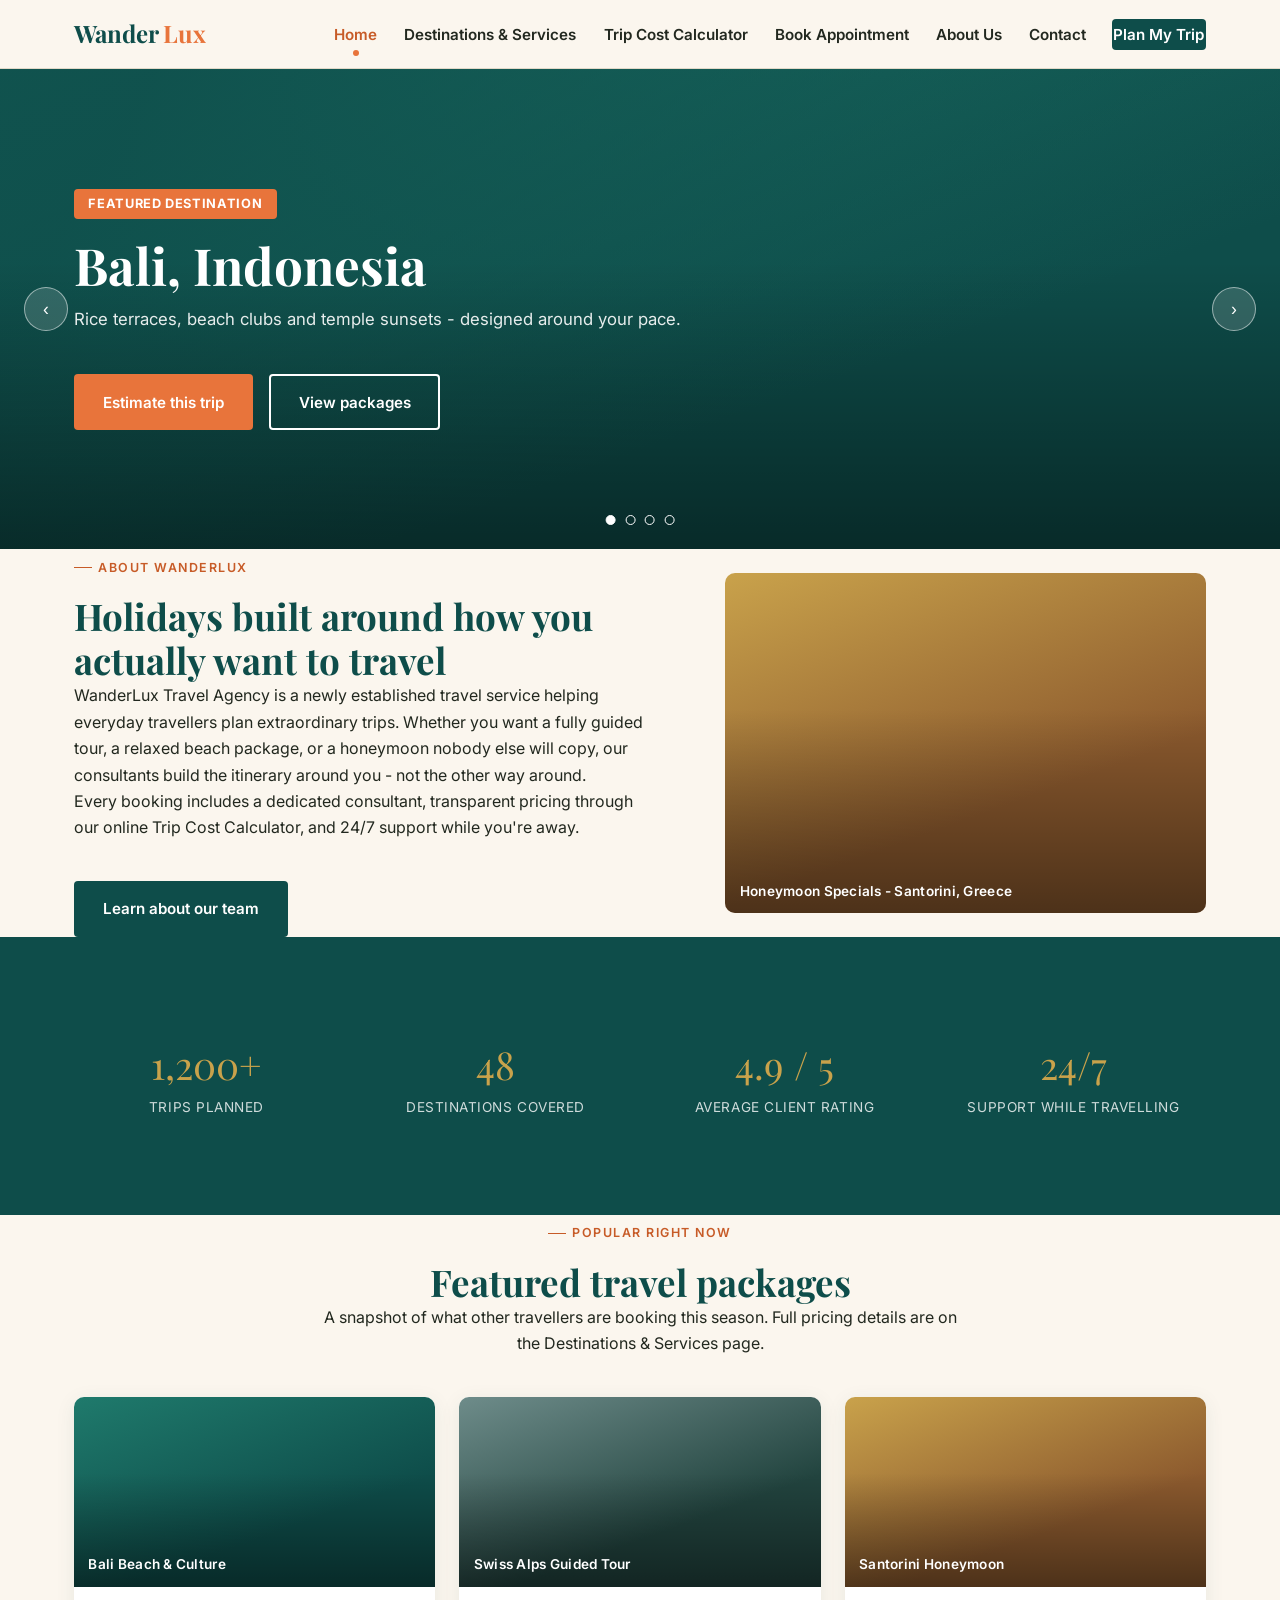
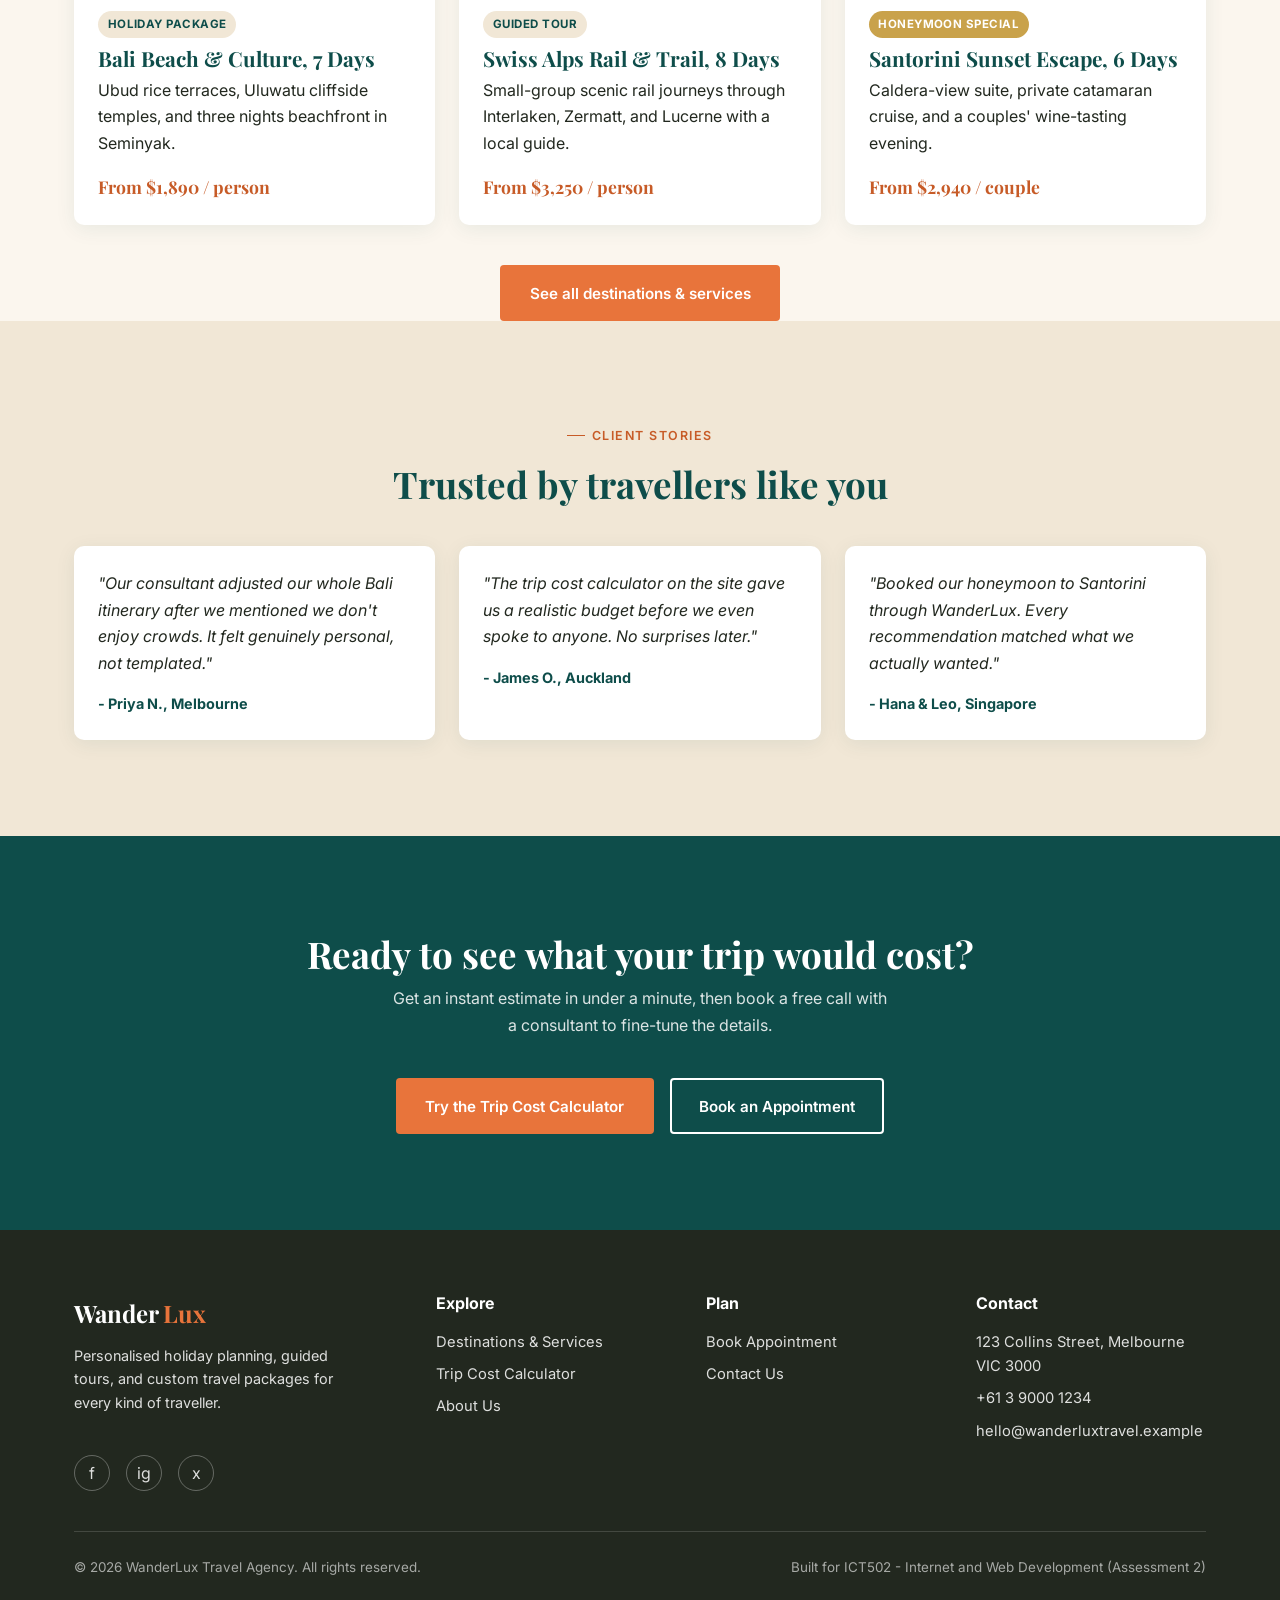
<file: index.html>
<!DOCTYPE html>
<html lang="en">
<head>
  <meta charset="UTF-8" />
  <meta name="viewport" content="width=device-width, initial-scale=1.0" />
  <title>WanderLux Travel Agency | Personalised Holidays, Tours &amp; Travel Packages</title>
  <meta name="description" content="WanderLux Travel Agency designs personalised holiday packages, guided tours, and honeymoon escapes. Get an instant trip cost estimate and book a free consultation today." />
  <meta name="keywords" content="travel agency, holiday packages, guided tours, trip cost calculator, honeymoon packages, flights and hotels" />
  <meta name="author" content="WanderLux Travel Agency" />
  <link rel="preconnect" href="https://fonts.googleapis.com">
  <link href="https://fonts.googleapis.com/css2?family=Playfair+Display:wght@600;700&family=Inter:wght@400;500;600;700&display=swap" rel="stylesheet">
  <link rel="stylesheet" href="css/style.css" />
</head>
<body>
  <a href="#main-content" class="skip-link">Skip to main content</a>

  <header class="site-header">
    <div class="nav-wrap">
      <a href="index.html" class="logo">Wander<span>Lux</span></a>
      <button class="nav-toggle" aria-label="Toggle navigation menu" aria-expanded="false" aria-controls="primary-nav">
        <span class="bar"></span><span class="bar"></span><span class="bar"></span>
      </button>
      <ul class="nav-list" id="primary-nav">
        <li><a href="index.html" aria-current="page">Home</a></li>
        <li><a href="destinations.html">Destinations &amp; Services</a></li>
        <li><a href="calculator.html">Trip Cost Calculator</a></li>
        <li><a href="appointment.html">Book Appointment</a></li>
        <li><a href="about.html">About Us</a></li>
        <li><a href="contact.html">Contact</a></li>
        <li><a href="appointment.html" class="nav-cta">Plan My Trip</a></li>
      </ul>
    </div>
  </header>

  <main id="main-content">
    <section class="banner" aria-roledescription="carousel" aria-label="Featured destinations">
      <div class="banner-slide scenic scenic-bali active" role="group" aria-roledescription="slide" aria-label="1 of 4">
        <div class="banner-content">
          <span class="tag">Featured Destination</span>
          <h2>Bali, Indonesia</h2>
          <p>Rice terraces, beach clubs and temple sunsets - designed around your pace.</p>
          <div class="hero-actions">
            <a href="calculator.html" class="btn btn-primary">Estimate this trip</a>
            <a href="destinations.html" class="btn btn-outline">View packages</a>
          </div>
        </div>
      </div>
      <div class="banner-slide scenic scenic-paris" role="group" aria-roledescription="slide" aria-label="2 of 4">
        <div class="banner-content">
          <span class="tag">Honeymoon Special</span>
          <h2>Paris, France</h2>
          <p>Candlelit dinners on the Seine and a private Louvre evening tour for two.</p>
          <div class="hero-actions">
            <a href="calculator.html" class="btn btn-primary">Estimate this trip</a>
            <a href="destinations.html" class="btn btn-outline">View packages</a>
          </div>
        </div>
      </div>
      <div class="banner-slide scenic scenic-maldives" role="group" aria-roledescription="slide" aria-label="3 of 4">
        <div class="banner-content">
          <span class="tag">Luxury Escape</span>
          <h2>The Maldives</h2>
          <p>Overwater villas, private sandbanks, and sunrise snorkelling with reef rays.</p>
          <div class="hero-actions">
            <a href="calculator.html" class="btn btn-primary">Estimate this trip</a>
            <a href="destinations.html" class="btn btn-outline">View packages</a>
          </div>
        </div>
      </div>
      <div class="banner-slide scenic scenic-swiss" role="group" aria-roledescription="slide" aria-label="4 of 4">
        <div class="banner-content">
          <span class="tag">Guided Tour</span>
          <h2>Swiss Alps</h2>
          <p>Eight days through mountain villages with a dedicated WanderLux guide.</p>
          <div class="hero-actions">
            <a href="calculator.html" class="btn btn-primary">Estimate this trip</a>
            <a href="destinations.html" class="btn btn-outline">View packages</a>
          </div>
        </div>
      </div>

      <button class="banner-arrow prev" aria-label="Previous slide">&#8249;</button>
      <button class="banner-arrow next" aria-label="Next slide">&#8250;</button>
      <div class="banner-dots" aria-label="Choose slide"></div>
    </section>

    <section class="container">
      <div class="two-col">
        <div class="reveal">
          <p class="eyebrow">About WanderLux</p>
          <h2>Holidays built around how you actually want to travel</h2>
          <p>WanderLux Travel Agency is a newly established travel service helping everyday travellers
            plan extraordinary trips. Whether you want a fully guided tour, a relaxed beach package, or a
            honeymoon nobody else will copy, our consultants build the itinerary around you - not the other
            way around.</p>
          <p>Every booking includes a dedicated consultant, transparent pricing through our online
            <a href="calculator.html">Trip Cost Calculator</a>, and 24/7 support while you're away.</p>
          <a href="about.html" class="btn btn-secondary mt-lg">Learn about our team</a>
        </div>
        <div class="reveal reveal-delay-1">
          <div class="scenic scenic-honeymoon" style="height:340px;border-radius:var(--radius-md);">
            <span class="scenic-label">Honeymoon Specials - Santorini, Greece</span>
          </div>
        </div>
      </div>
    </section>

    <section class="stats">
      <div class="container grid grid-4">
        <div class="reveal">
          <p class="stat-num">1,200+</p>
          <p class="stat-label">Trips Planned</p>
        </div>
        <div class="reveal reveal-delay-1">
          <p class="stat-num">48</p>
          <p class="stat-label">Destinations Covered</p>
        </div>
        <div class="reveal reveal-delay-2">
          <p class="stat-num">4.9 / 5</p>
          <p class="stat-label">Average Client Rating</p>
        </div>
        <div class="reveal reveal-delay-3">
          <p class="stat-num">24/7</p>
          <p class="stat-label">Support While Travelling</p>
        </div>
      </div>
    </section>

    <section class="container">
      <div class="section-head center reveal">
        <p class="eyebrow">Popular Right Now</p>
        <h2>Featured travel packages</h2>
        <p>A snapshot of what other travellers are booking this season. Full pricing details are on the
          Destinations &amp; Services page.</p>
      </div>

      <div class="grid grid-3">
        <article class="card reveal">
          <div class="scenic scenic-bali" style="height:190px;">
            <span class="scenic-label">Bali Beach &amp; Culture</span>
          </div>
          <div class="card-body">
            <span class="badge">Holiday Package</span>
            <h3>Bali Beach &amp; Culture, 7 Days</h3>
            <p>Ubud rice terraces, Uluwatu cliffside temples, and three nights beachfront in Seminyak.</p>
            <p class="price-tag">From $1,890 / person</p>
          </div>
        </article>

        <article class="card reveal reveal-delay-1">
          <div class="scenic scenic-swiss" style="height:190px;">
            <span class="scenic-label">Swiss Alps Guided Tour</span>
          </div>
          <div class="card-body">
            <span class="badge">Guided Tour</span>
            <h3>Swiss Alps Rail &amp; Trail, 8 Days</h3>
            <p>Small-group scenic rail journeys through Interlaken, Zermatt, and Lucerne with a local guide.</p>
            <p class="price-tag">From $3,250 / person</p>
          </div>
        </article>

        <article class="card reveal reveal-delay-2">
          <div class="scenic scenic-honeymoon" style="height:190px;">
            <span class="scenic-label">Santorini Honeymoon</span>
          </div>
          <div class="card-body">
            <span class="badge gold">Honeymoon Special</span>
            <h3>Santorini Sunset Escape, 6 Days</h3>
            <p>Caldera-view suite, private catamaran cruise, and a couples' wine-tasting evening.</p>
            <p class="price-tag">From $2,940 / couple</p>
          </div>
        </article>
      </div>

      <div class="text-center mt-lg reveal">
        <a href="destinations.html" class="btn btn-primary">See all destinations &amp; services</a>
      </div>
    </section>

    <section class="bg-alt">
      <div class="container">
        <div class="section-head center reveal">
          <p class="eyebrow">Client Stories</p>
          <h2>Trusted by travellers like you</h2>
        </div>
        <div class="grid grid-3">
          <div class="testimonial reveal">
            <p>"Our consultant adjusted our whole Bali itinerary after we mentioned we don't enjoy crowds.
              It felt genuinely personal, not templated."</p>
            <p class="who">- Priya N., Melbourne</p>
          </div>
          <div class="testimonial reveal reveal-delay-1">
            <p>"The trip cost calculator on the site gave us a realistic budget before we even spoke to
              anyone. No surprises later."</p>
            <p class="who">- James O., Auckland</p>
          </div>
          <div class="testimonial reveal reveal-delay-2">
            <p>"Booked our honeymoon to Santorini through WanderLux. Every recommendation matched what
              we actually wanted."</p>
            <p class="who">- Hana &amp; Leo, Singapore</p>
          </div>
        </div>
      </div>
    </section>

    <section class="bg-deep">
      <div class="container text-center reveal">
        <h2>Ready to see what your trip would cost?</h2>
        <p style="max-width:50ch;margin:0.6rem auto var(--space-md);">Get an instant estimate in under
          a minute, then book a free call with a consultant to fine-tune the details.</p>
        <div class="hero-actions" style="justify-content:center;">
          <a href="calculator.html" class="btn btn-primary">Try the Trip Cost Calculator</a>
          <a href="appointment.html" class="btn btn-outline">Book an Appointment</a>
        </div>
      </div>
    </section>
  </main>

  <footer class="site-footer">
    <div class="container">
      <div class="footer-grid">
        <div>
          <a href="index.html" class="logo">Wander<span>Lux</span></a>
          <p style="font-size:0.9rem;margin-top:0.6rem;max-width:32ch;">Personalised holiday planning,
            guided tours, and custom travel packages for every kind of traveller.</p>
          <div class="social-row mt-lg">
            <a href="https://facebook.com" aria-label="WanderLux on Facebook" target="_blank" rel="noopener">f</a>
            <a href="https://instagram.com" aria-label="WanderLux on Instagram" target="_blank" rel="noopener">ig</a>
            <a href="https://twitter.com" aria-label="WanderLux on Twitter / X" target="_blank" rel="noopener">x</a>
          </div>
        </div>
        <div>
          <h4>Explore</h4>
          <ul>
            <li><a href="destinations.html">Destinations &amp; Services</a></li>
            <li><a href="calculator.html">Trip Cost Calculator</a></li>
            <li><a href="about.html">About Us</a></li>
          </ul>
        </div>
        <div>
          <h4>Plan</h4>
          <ul>
            <li><a href="appointment.html">Book Appointment</a></li>
            <li><a href="contact.html">Contact Us</a></li>
          </ul>
        </div>
        <div>
          <h4>Contact</h4>
          <ul>
            <li>123 Collins Street, Melbourne VIC 3000</li>
            <li>+61 3 9000 1234</li>
            <li>hello@wanderluxtravel.example</li>
          </ul>
        </div>
      </div>
      <div class="footer-bottom">
        <p>&copy; <span id="year"></span> WanderLux Travel Agency. All rights reserved.</p>
        <p>Built for ICT502 - Internet and Web Development (Assessment 2)</p>
      </div>
    </div>
  </footer>

  <script src="js/main.js"></script>
</body>
</html>
</file>
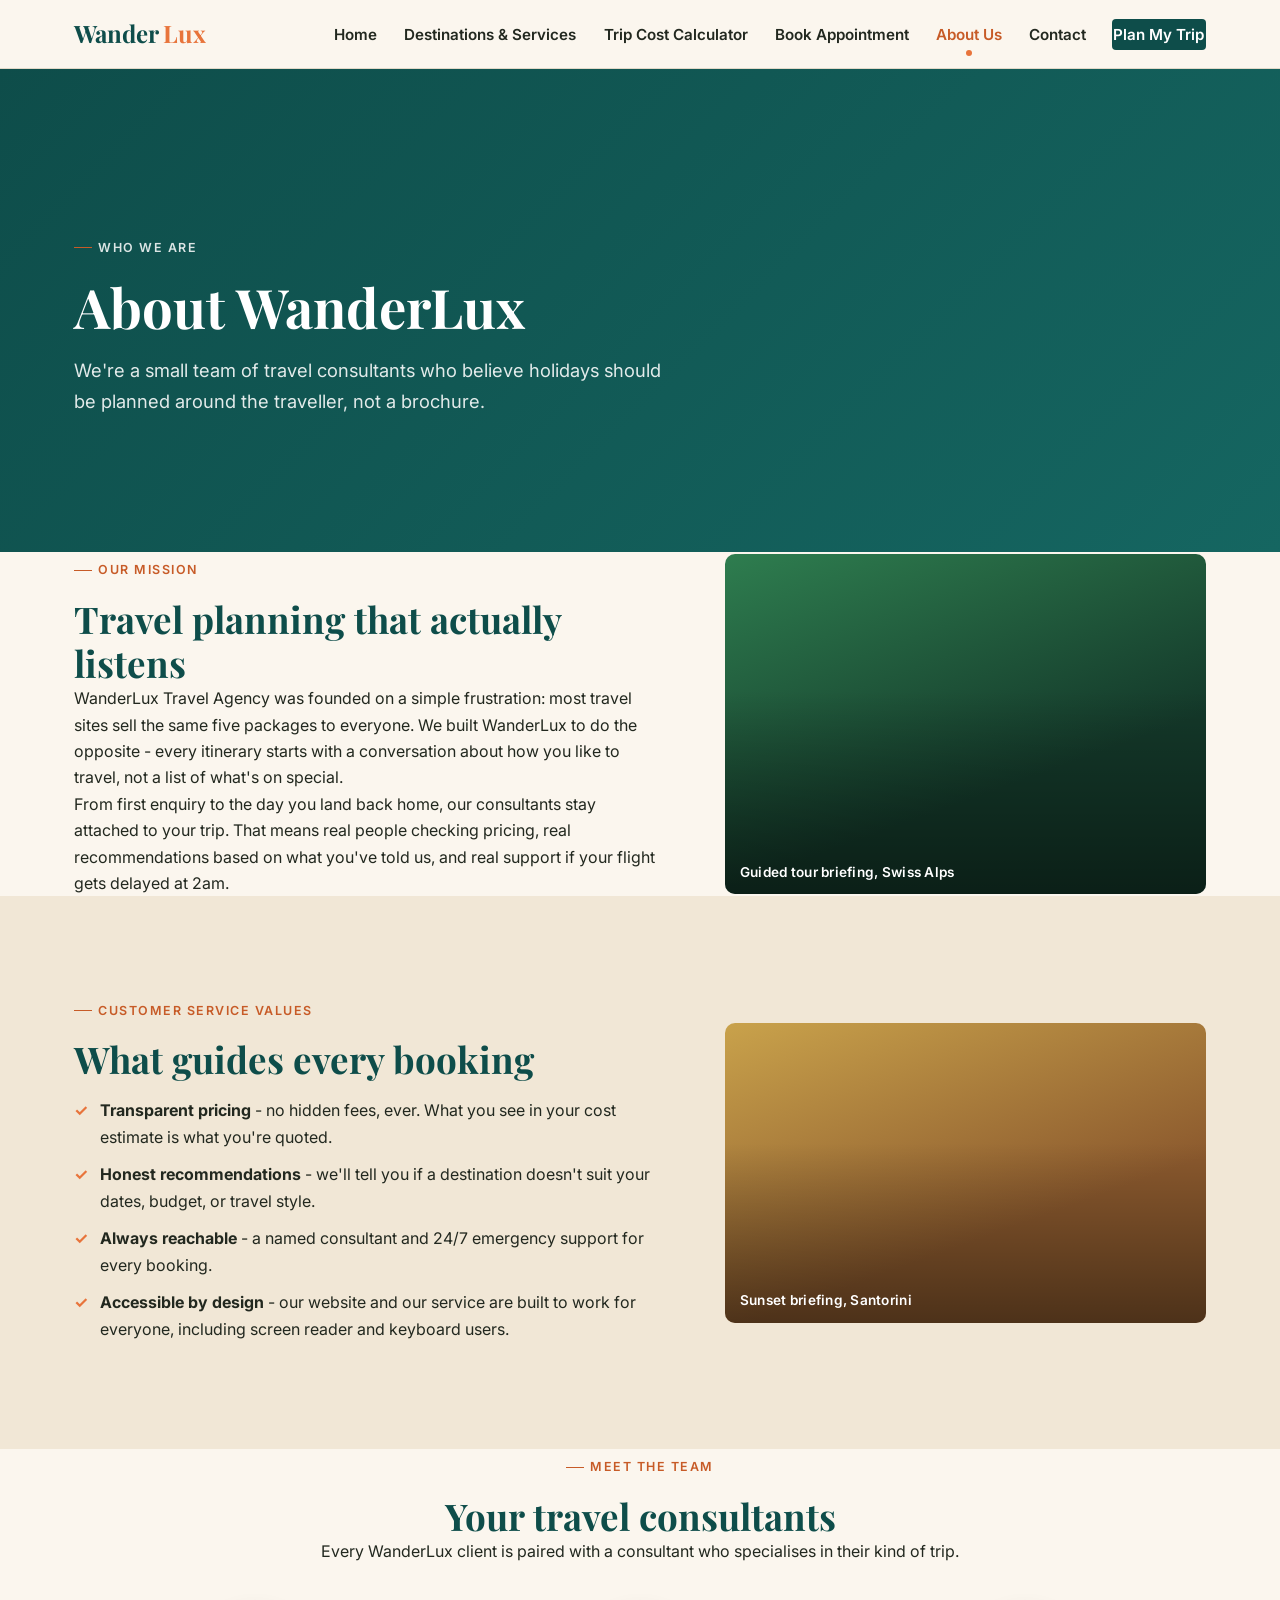
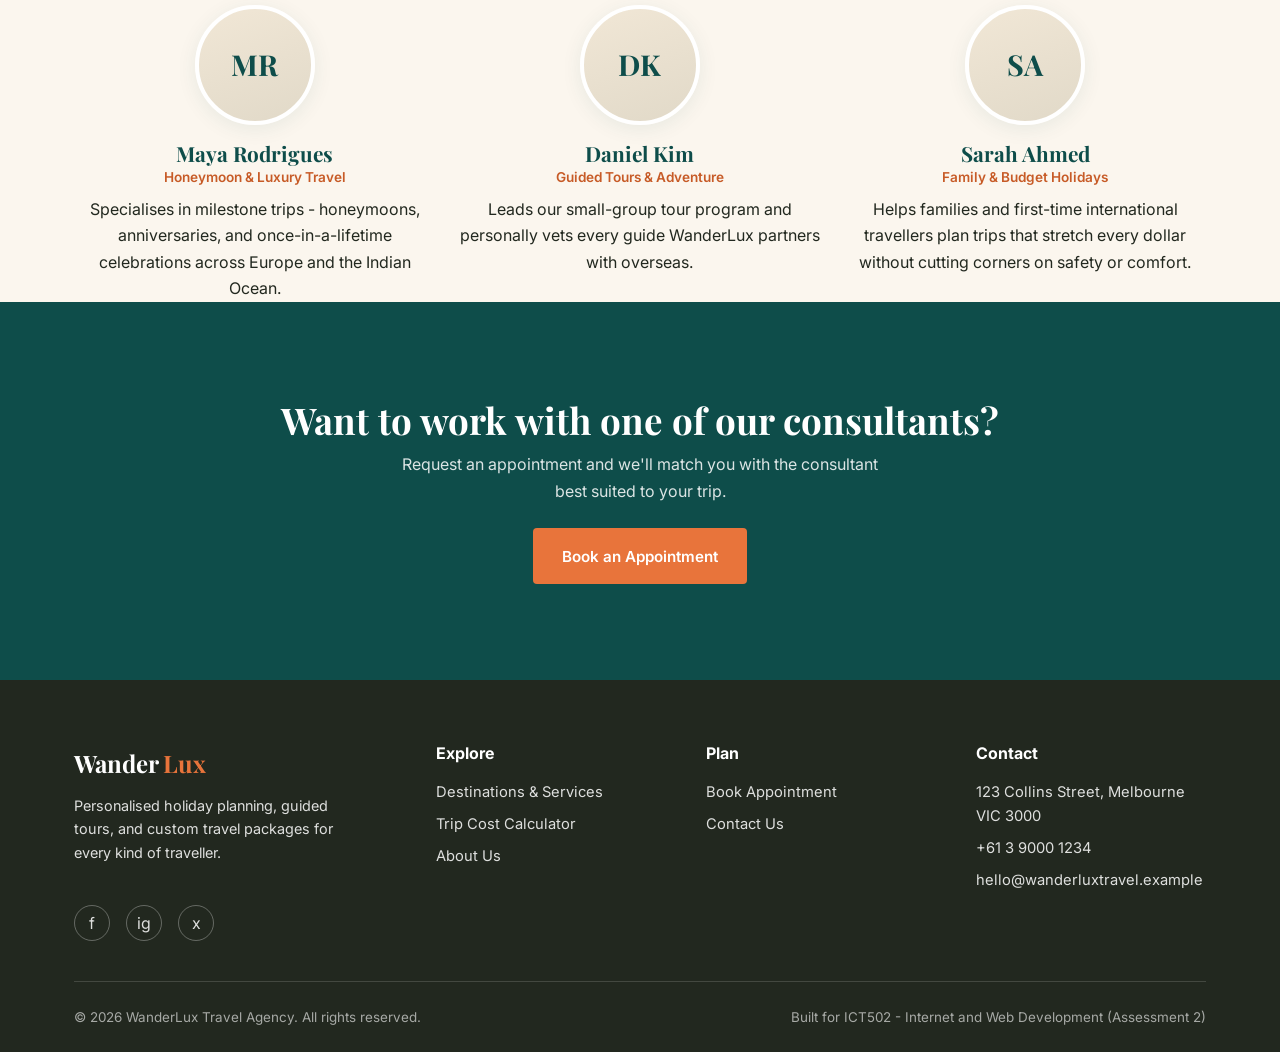
<file: about.html>
<!DOCTYPE html>
<html lang="en">
<head>
  <meta charset="UTF-8" />
  <meta name="viewport" content="width=device-width, initial-scale=1.0" />
  <title>About Us | WanderLux Travel Agency</title>
  <meta name="description" content="Meet the WanderLux Travel Agency team and learn about our mission, values, and approach to personalised travel planning." />
  <meta name="keywords" content="about WanderLux, travel consultants, travel agency mission, customer service values" />
  <meta name="author" content="WanderLux Travel Agency" />
  <link rel="preconnect" href="https://fonts.googleapis.com">
  <link href="https://fonts.googleapis.com/css2?family=Playfair+Display:wght@600;700&family=Inter:wght@400;500;600;700&display=swap" rel="stylesheet">
  <link rel="stylesheet" href="css/style.css" />
</head>
<body>
  <a href="#main-content" class="skip-link">Skip to main content</a>

  <header class="site-header">
    <div class="nav-wrap">
      <a href="index.html" class="logo">Wander<span>Lux</span></a>
      <button class="nav-toggle" aria-label="Toggle navigation menu" aria-expanded="false" aria-controls="primary-nav">
        <span class="bar"></span><span class="bar"></span><span class="bar"></span>
      </button>
      <ul class="nav-list" id="primary-nav">
        <li><a href="index.html">Home</a></li>
        <li><a href="destinations.html">Destinations &amp; Services</a></li>
        <li><a href="calculator.html">Trip Cost Calculator</a></li>
        <li><a href="appointment.html">Book Appointment</a></li>
        <li><a href="about.html" aria-current="page">About Us</a></li>
        <li><a href="contact.html">Contact</a></li>
        <li><a href="appointment.html" class="nav-cta">Plan My Trip</a></li>
      </ul>
    </div>
  </header>

  <main id="main-content">
    <section class="hero hero-page">
      <div class="container">
        <p class="eyebrow" style="color:rgba(255,255,255,0.85);">Who We Are</p>
        <h1>About WanderLux</h1>
        <p class="lead">We're a small team of travel consultants who believe holidays should be
          planned around the traveller, not a brochure.</p>
      </div>
    </section>

    <section class="container">
      <div class="two-col">
        <div class="reveal">
          <p class="eyebrow">Our Mission</p>
          <h2>Travel planning that actually listens</h2>
          <p>WanderLux Travel Agency was founded on a simple frustration: most travel sites sell the
            same five packages to everyone. We built WanderLux to do the opposite - every itinerary
            starts with a conversation about how you like to travel, not a list of what's on
            special.</p>
          <p>From first enquiry to the day you land back home, our consultants stay attached to your
            trip. That means real people checking pricing, real recommendations based on what you've
            told us, and real support if your flight gets delayed at 2am.</p>
        </div>
        <div class="reveal reveal-delay-1">
          <div class="scenic scenic-tour" style="height:340px;border-radius:var(--radius-md);">
            <span class="scenic-label">Guided tour briefing, Swiss Alps</span>
          </div>
        </div>
      </div>
    </section>

    <section class="bg-alt">
      <div class="container">
        <div class="two-col">
          <div class="reveal">
            <p class="eyebrow">Customer Service Values</p>
            <h2>What guides every booking</h2>
            <ul class="values-list">
              <li><strong>Transparent pricing</strong> - no hidden fees, ever. What you see in your
                cost estimate is what you're quoted.</li>
              <li><strong>Honest recommendations</strong> - we'll tell you if a destination doesn't
                suit your dates, budget, or travel style.</li>
              <li><strong>Always reachable</strong> - a named consultant and 24/7 emergency support
                for every booking.</li>
              <li><strong>Accessible by design</strong> - our website and our service are built to
                work for everyone, including screen reader and keyboard users.</li>
            </ul>
          </div>
          <div class="reveal reveal-delay-1">
            <div class="scenic scenic-honeymoon" style="height:300px;border-radius:var(--radius-md);">
              <span class="scenic-label">Sunset briefing, Santorini</span>
            </div>
          </div>
        </div>
      </div>
    </section>

    <section class="container">
      <div class="section-head center reveal">
        <p class="eyebrow">Meet The Team</p>
        <h2>Your travel consultants</h2>
        <p>Every WanderLux client is paired with a consultant who specialises in their kind of trip.</p>
      </div>

      <div class="grid grid-3">
        <div class="team-card reveal">
          <div class="scenic-team" aria-hidden="true">MR</div>
          <h3>Maya Rodrigues</h3>
          <p class="role">Honeymoon &amp; Luxury Travel</p>
          <p>Specialises in milestone trips - honeymoons, anniversaries, and once-in-a-lifetime
            celebrations across Europe and the Indian Ocean.</p>
        </div>
        <div class="team-card reveal reveal-delay-1">
          <div class="scenic-team" aria-hidden="true">DK</div>
          <h3>Daniel Kim</h3>
          <p class="role">Guided Tours &amp; Adventure</p>
          <p>Leads our small-group tour program and personally vets every guide WanderLux partners
            with overseas.</p>
        </div>
        <div class="team-card reveal reveal-delay-2">
          <div class="scenic-team" aria-hidden="true">SA</div>
          <h3>Sarah Ahmed</h3>
          <p class="role">Family &amp; Budget Holidays</p>
          <p>Helps families and first-time international travellers plan trips that stretch every
            dollar without cutting corners on safety or comfort.</p>
        </div>
      </div>
    </section>

    <section class="bg-deep">
      <div class="container text-center reveal">
        <h2>Want to work with one of our consultants?</h2>
        <p style="max-width:50ch;margin:0.6rem auto var(--space-md);">Request an appointment and
          we'll match you with the consultant best suited to your trip.</p>
        <a href="appointment.html" class="btn btn-primary">Book an Appointment</a>
      </div>
    </section>
  </main>

  <footer class="site-footer">
    <div class="container">
      <div class="footer-grid">
        <div>
          <a href="index.html" class="logo">Wander<span>Lux</span></a>
          <p style="font-size:0.9rem;margin-top:0.6rem;max-width:32ch;">Personalised holiday planning,
            guided tours, and custom travel packages for every kind of traveller.</p>
          <div class="social-row mt-lg">
            <a href="https://facebook.com" aria-label="WanderLux on Facebook" target="_blank" rel="noopener">f</a>
            <a href="https://instagram.com" aria-label="WanderLux on Instagram" target="_blank" rel="noopener">ig</a>
            <a href="https://twitter.com" aria-label="WanderLux on Twitter / X" target="_blank" rel="noopener">x</a>
          </div>
        </div>
        <div>
          <h4>Explore</h4>
          <ul>
            <li><a href="destinations.html">Destinations &amp; Services</a></li>
            <li><a href="calculator.html">Trip Cost Calculator</a></li>
            <li><a href="about.html">About Us</a></li>
          </ul>
        </div>
        <div>
          <h4>Plan</h4>
          <ul>
            <li><a href="appointment.html">Book Appointment</a></li>
            <li><a href="contact.html">Contact Us</a></li>
          </ul>
        </div>
        <div>
          <h4>Contact</h4>
          <ul>
            <li>123 Collins Street, Melbourne VIC 3000</li>
            <li>+61 3 9000 1234</li>
            <li>hello@wanderluxtravel.example</li>
          </ul>
        </div>
      </div>
      <div class="footer-bottom">
        <p>&copy; <span id="year"></span> WanderLux Travel Agency. All rights reserved.</p>
        <p>Built for ICT502 - Internet and Web Development (Assessment 2)</p>
      </div>
    </div>
  </footer>

  <script src="js/main.js"></script>
</body>
</html>
</file>
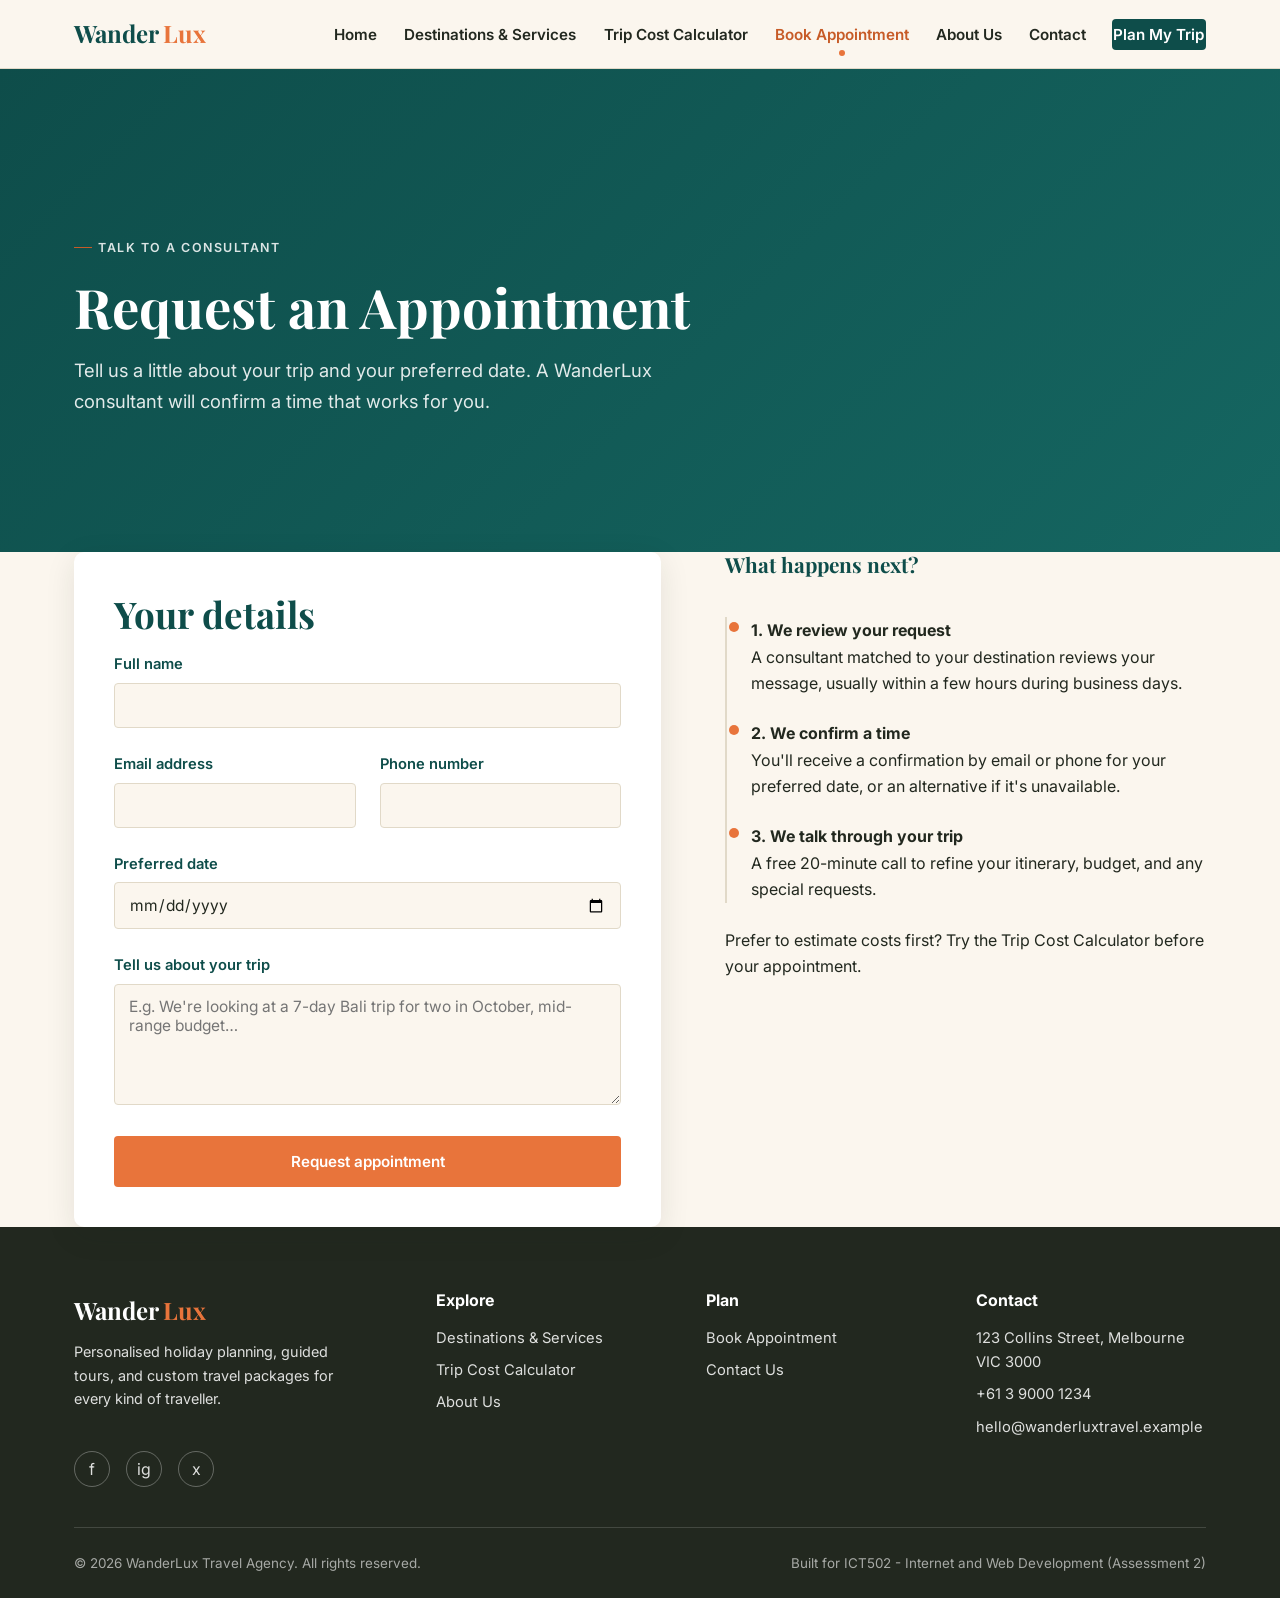
<file: appointment.html>
<!DOCTYPE html>
<html lang="en">
<head>
  <meta charset="UTF-8" />
  <meta name="viewport" content="width=device-width, initial-scale=1.0" />
  <title>Book an Appointment | WanderLux Travel Agency</title>
  <meta name="description" content="Request a free appointment with a WanderLux travel consultant. Tell us your preferred date and travel plans and we'll be in touch." />
  <meta name="keywords" content="book travel appointment, travel consultant, holiday planning consultation" />
  <meta name="author" content="WanderLux Travel Agency" />
  <link rel="preconnect" href="https://fonts.googleapis.com">
  <link href="https://fonts.googleapis.com/css2?family=Playfair+Display:wght@600;700&family=Inter:wght@400;500;600;700&display=swap" rel="stylesheet">
  <link rel="stylesheet" href="css/style.css" />
</head>
<body>
  <a href="#main-content" class="skip-link">Skip to main content</a>

  <header class="site-header">
    <div class="nav-wrap">
      <a href="index.html" class="logo">Wander<span>Lux</span></a>
      <button class="nav-toggle" aria-label="Toggle navigation menu" aria-expanded="false" aria-controls="primary-nav">
        <span class="bar"></span><span class="bar"></span><span class="bar"></span>
      </button>
      <ul class="nav-list" id="primary-nav">
        <li><a href="index.html">Home</a></li>
        <li><a href="destinations.html">Destinations &amp; Services</a></li>
        <li><a href="calculator.html">Trip Cost Calculator</a></li>
        <li><a href="appointment.html" aria-current="page">Book Appointment</a></li>
        <li><a href="about.html">About Us</a></li>
        <li><a href="contact.html">Contact</a></li>
        <li><a href="appointment.html" class="nav-cta">Plan My Trip</a></li>
      </ul>
    </div>
  </header>

  <main id="main-content">
    <section class="hero hero-page">
      <div class="container">
        <p class="eyebrow" style="color:rgba(255,255,255,0.85);">Talk To A Consultant</p>
        <h1>Request an Appointment</h1>
        <p class="lead">Tell us a little about your trip and your preferred date. A WanderLux
          consultant will confirm a time that works for you.</p>
      </div>
    </section>

    <section class="container">
      <div class="two-col" style="align-items:flex-start;">

        <div class="form-card reveal">
          <h2 style="margin-bottom:1rem;">Your details</h2>
          <form id="appointment-form" novalidate>

            <div class="field">
              <label for="apt-name">Full name</label>
              <input type="text" id="apt-name" name="name" data-validate="required" data-required-msg="Please enter your full name." autocomplete="name" required />
              <p class="error-msg" id="apt-name-error" role="alert"></p>
            </div>

            <div class="field-row">
              <div class="field">
                <label for="apt-email">Email address</label>
                <input type="email" id="apt-email" name="email" data-validate="required email" data-required-msg="Please enter your email address." autocomplete="email" required />
                <p class="error-msg" id="apt-email-error" role="alert"></p>
              </div>
              <div class="field">
                <label for="apt-phone">Phone number</label>
                <input type="tel" id="apt-phone" name="phone" data-validate="required phone" data-required-msg="Please enter a contact phone number." autocomplete="tel" required />
                <p class="error-msg" id="apt-phone-error" role="alert"></p>
              </div>
            </div>

            <div class="field">
              <label for="apt-date">Preferred date</label>
              <input type="date" id="apt-date" name="preferredDate" data-validate="required futureDate" data-required-msg="Please choose your preferred appointment date." required />
              <p class="error-msg" id="apt-date-error" role="alert"></p>
            </div>

            <div class="field">
              <label for="apt-message">Tell us about your trip</label>
              <textarea id="apt-message" name="message" rows="5" data-validate="required minlength" data-minlength="10" data-required-msg="Please tell us a little about your travel plans." placeholder="E.g. We're looking at a 7-day Bali trip for two in October, mid-range budget…" required></textarea>
              <p class="error-msg" id="apt-message-error" role="alert"></p>
            </div>

            <button type="submit" class="btn btn-primary btn-block">Request appointment</button>
            <p class="form-status" role="status"></p>
          </form>
        </div>

        <div class="reveal reveal-delay-1">
          <h3>What happens next?</h3>
          <div class="timeline mt-lg">
            <div class="step">
              <strong>1. We review your request</strong>
              <p>A consultant matched to your destination reviews your message, usually within a few
                hours during business days.</p>
            </div>
            <div class="step">
              <strong>2. We confirm a time</strong>
              <p>You'll receive a confirmation by email or phone for your preferred date, or an
                alternative if it's unavailable.</p>
            </div>
            <div class="step">
              <strong>3. We talk through your trip</strong>
              <p>A free 20-minute call to refine your itinerary, budget, and any special requests.</p>
            </div>
          </div>
          <p style="margin-top:var(--space-md);">Prefer to estimate costs first? Try the
            <a href="calculator.html">Trip Cost Calculator</a> before your appointment.</p>
        </div>
      </div>
    </section>
  </main>

  <footer class="site-footer">
    <div class="container">
      <div class="footer-grid">
        <div>
          <a href="index.html" class="logo">Wander<span>Lux</span></a>
          <p style="font-size:0.9rem;margin-top:0.6rem;max-width:32ch;">Personalised holiday planning,
            guided tours, and custom travel packages for every kind of traveller.</p>
          <div class="social-row mt-lg">
            <a href="https://facebook.com" aria-label="WanderLux on Facebook" target="_blank" rel="noopener">f</a>
            <a href="https://instagram.com" aria-label="WanderLux on Instagram" target="_blank" rel="noopener">ig</a>
            <a href="https://twitter.com" aria-label="WanderLux on Twitter / X" target="_blank" rel="noopener">x</a>
          </div>
        </div>
        <div>
          <h4>Explore</h4>
          <ul>
            <li><a href="destinations.html">Destinations &amp; Services</a></li>
            <li><a href="calculator.html">Trip Cost Calculator</a></li>
            <li><a href="about.html">About Us</a></li>
          </ul>
        </div>
        <div>
          <h4>Plan</h4>
          <ul>
            <li><a href="appointment.html">Book Appointment</a></li>
            <li><a href="contact.html">Contact Us</a></li>
          </ul>
        </div>
        <div>
          <h4>Contact</h4>
          <ul>
            <li>123 Collins Street, Melbourne VIC 3000</li>
            <li>+61 3 9000 1234</li>
            <li>hello@wanderluxtravel.example</li>
          </ul>
        </div>
      </div>
      <div class="footer-bottom">
        <p>&copy; <span id="year"></span> WanderLux Travel Agency. All rights reserved.</p>
        <p>Built for ICT502 - Internet and Web Development (Assessment 2)</p>
      </div>
    </div>
  </footer>

  <script src="js/main.js"></script>
  <script src="js/forms.js"></script>
</body>
</html>
</file>
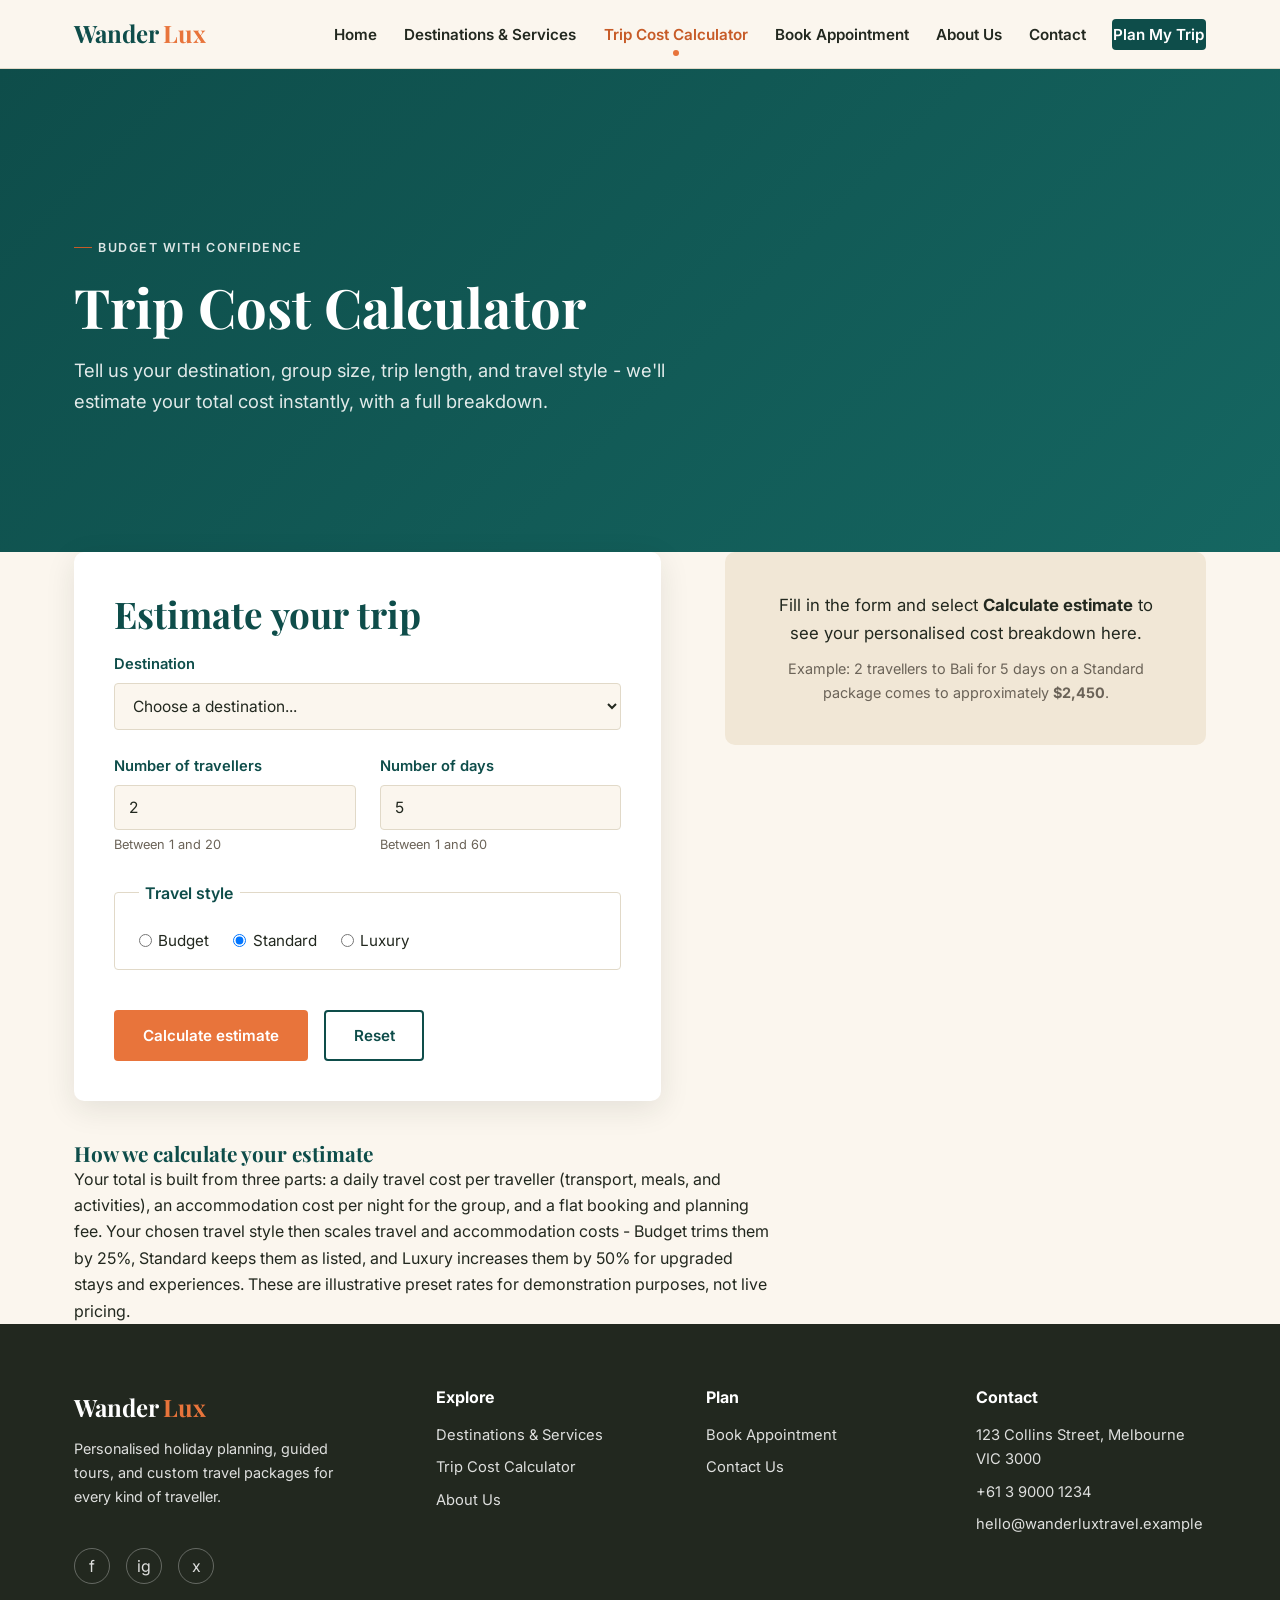
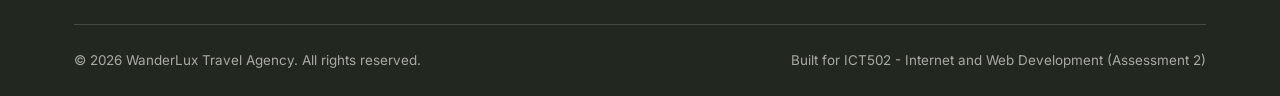
<file: calculator.html>
<!DOCTYPE html>
<html lang="en">
<head>
  <meta charset="UTF-8" />
  <meta name="viewport" content="width=device-width, initial-scale=1.0" />
  <title>Trip Cost Calculator | WanderLux Travel Agency</title>
  <meta name="description" content="Estimate your trip cost instantly. Enter your destination, number of travellers, trip length, and travel style to get a personalised cost breakdown." />
  <meta name="keywords" content="trip cost calculator, travel budget estimator, holiday cost estimate" />
  <meta name="author" content="WanderLux Travel Agency" />
  <link rel="preconnect" href="https://fonts.googleapis.com">
  <link href="https://fonts.googleapis.com/css2?family=Playfair+Display:wght@600;700&family=Inter:wght@400;500;600;700&display=swap" rel="stylesheet">
  <link rel="stylesheet" href="css/style.css" />
</head>
<body>
  <a href="#main-content" class="skip-link">Skip to main content</a>

  <header class="site-header">
    <div class="nav-wrap">
      <a href="index.html" class="logo">Wander<span>Lux</span></a>
      <button class="nav-toggle" aria-label="Toggle navigation menu" aria-expanded="false" aria-controls="primary-nav">
        <span class="bar"></span><span class="bar"></span><span class="bar"></span>
      </button>
      <ul class="nav-list" id="primary-nav">
        <li><a href="index.html">Home</a></li>
        <li><a href="destinations.html">Destinations &amp; Services</a></li>
        <li><a href="calculator.html" aria-current="page">Trip Cost Calculator</a></li>
        <li><a href="appointment.html">Book Appointment</a></li>
        <li><a href="about.html">About Us</a></li>
        <li><a href="contact.html">Contact</a></li>
        <li><a href="appointment.html" class="nav-cta">Plan My Trip</a></li>
      </ul>
    </div>
  </header>

  <main id="main-content">
    <section class="hero hero-page">
      <div class="container">
        <p class="eyebrow" style="color:rgba(255,255,255,0.85);">Budget With Confidence</p>
        <h1>Trip Cost Calculator</h1>
        <p class="lead">Tell us your destination, group size, trip length, and travel style - we'll
          estimate your total cost instantly, with a full breakdown.</p>
      </div>
    </section>

    <section class="container">
      <div class="two-col" style="align-items:flex-start;">

        <div class="form-card reveal">
          <h2 style="margin-bottom:1rem;">Estimate your trip</h2>
          <form id="calculator-form" novalidate>

            <div class="field">
              <label for="destination">Destination</label>
              <select id="destination" name="destination" required>
                <option value="" selected disabled>Choose a destination...</option>
                <option value="bali">Bali, Indonesia</option>
                <option value="paris">Paris, France</option>
                <option value="tokyo">Tokyo, Japan</option>
                <option value="sydney">Sydney, Australia</option>
                <option value="maldives">Maldives</option>
                <option value="rome">Rome, Italy</option>
              </select>
              <p class="error-msg" id="destination-error" role="alert"></p>
            </div>

            <div class="field-row">
              <div class="field">
                <label for="travellers">Number of travellers</label>
                <input type="number" id="travellers" name="travellers" min="1" max="20" value="2" required />
                <span class="hint">Between 1 and 20</span>
                <p class="error-msg" id="travellers-error" role="alert"></p>
              </div>
              <div class="field">
                <label for="days">Number of days</label>
                <input type="number" id="days" name="days" min="1" max="60" value="5" required />
                <span class="hint">Between 1 and 60</span>
                <p class="error-msg" id="days-error" role="alert"></p>
              </div>
            </div>

            <fieldset>
              <legend>Travel style</legend>
              <div class="radio-group">
                <label class="radio-option">
                  <input type="radio" name="travelStyle" value="budget" />
                  Budget
                </label>
                <label class="radio-option">
                  <input type="radio" name="travelStyle" value="standard" checked />
                  Standard
                </label>
                <label class="radio-option">
                  <input type="radio" name="travelStyle" value="luxury" />
                  Luxury
                </label>
              </div>
              <p class="error-msg" id="travelStyle-error" role="alert"></p>
            </fieldset>

            <div class="hero-actions">
              <button type="submit" class="btn btn-primary">Calculate estimate</button>
              <button type="reset" class="btn btn-outline" style="border-color:var(--colour-teal-deep);color:var(--colour-teal-deep);">Reset</button>
            </div>
          </form>
        </div>

        <div class="reveal reveal-delay-1">
          <div id="calc-placeholder" class="card-body" style="background:var(--colour-sand-dark);border-radius:var(--radius-md);padding:var(--space-lg);text-align:center;">
            <p style="font-size:1.05rem;">Fill in the form and select <strong>Calculate estimate</strong>
              to see your personalised cost breakdown here.</p>
            <p style="margin-top:0.6rem;font-size:0.9rem;color:#6b6358;">Example: 2 travellers to Bali
              for 5 days on a Standard package comes to approximately <strong>$2,450</strong>.</p>
          </div>
          <div id="calc-result" hidden aria-live="polite"></div>
        </div>
      </div>

      <div class="reveal mt-lg" style="max-width:760px;">
        <h3>How we calculate your estimate</h3>
        <p>Your total is built from three parts: a daily travel cost per traveller (transport, meals,
          and activities), an accommodation cost per night for the group, and a flat booking and
          planning fee. Your chosen travel style then scales travel and accommodation costs - Budget
          trims them by 25%, Standard keeps them as listed, and Luxury increases them by 50% for
          upgraded stays and experiences. These are illustrative preset rates for demonstration
          purposes, not live pricing.</p>
      </div>
    </section>
  </main>

  <footer class="site-footer">
    <div class="container">
      <div class="footer-grid">
        <div>
          <a href="index.html" class="logo">Wander<span>Lux</span></a>
          <p style="font-size:0.9rem;margin-top:0.6rem;max-width:32ch;">Personalised holiday planning,
            guided tours, and custom travel packages for every kind of traveller.</p>
          <div class="social-row mt-lg">
            <a href="https://facebook.com" aria-label="WanderLux on Facebook" target="_blank" rel="noopener">f</a>
            <a href="https://instagram.com" aria-label="WanderLux on Instagram" target="_blank" rel="noopener">ig</a>
            <a href="https://twitter.com" aria-label="WanderLux on Twitter / X" target="_blank" rel="noopener">x</a>
          </div>
        </div>
        <div>
          <h4>Explore</h4>
          <ul>
            <li><a href="destinations.html">Destinations &amp; Services</a></li>
            <li><a href="calculator.html">Trip Cost Calculator</a></li>
            <li><a href="about.html">About Us</a></li>
          </ul>
        </div>
        <div>
          <h4>Plan</h4>
          <ul>
            <li><a href="appointment.html">Book Appointment</a></li>
            <li><a href="contact.html">Contact Us</a></li>
          </ul>
        </div>
        <div>
          <h4>Contact</h4>
          <ul>
            <li>123 Collins Street, Melbourne VIC 3000</li>
            <li>+61 3 9000 1234</li>
            <li>hello@wanderluxtravel.example</li>
          </ul>
        </div>
      </div>
      <div class="footer-bottom">
        <p>&copy; <span id="year"></span> WanderLux Travel Agency. All rights reserved.</p>
        <p>Built for ICT502 - Internet and Web Development (Assessment 2)</p>
      </div>
    </div>
  </footer>

  <script src="js/main.js"></script>
  <script src="js/calculator.js"></script>
</body>
</html>
</file>
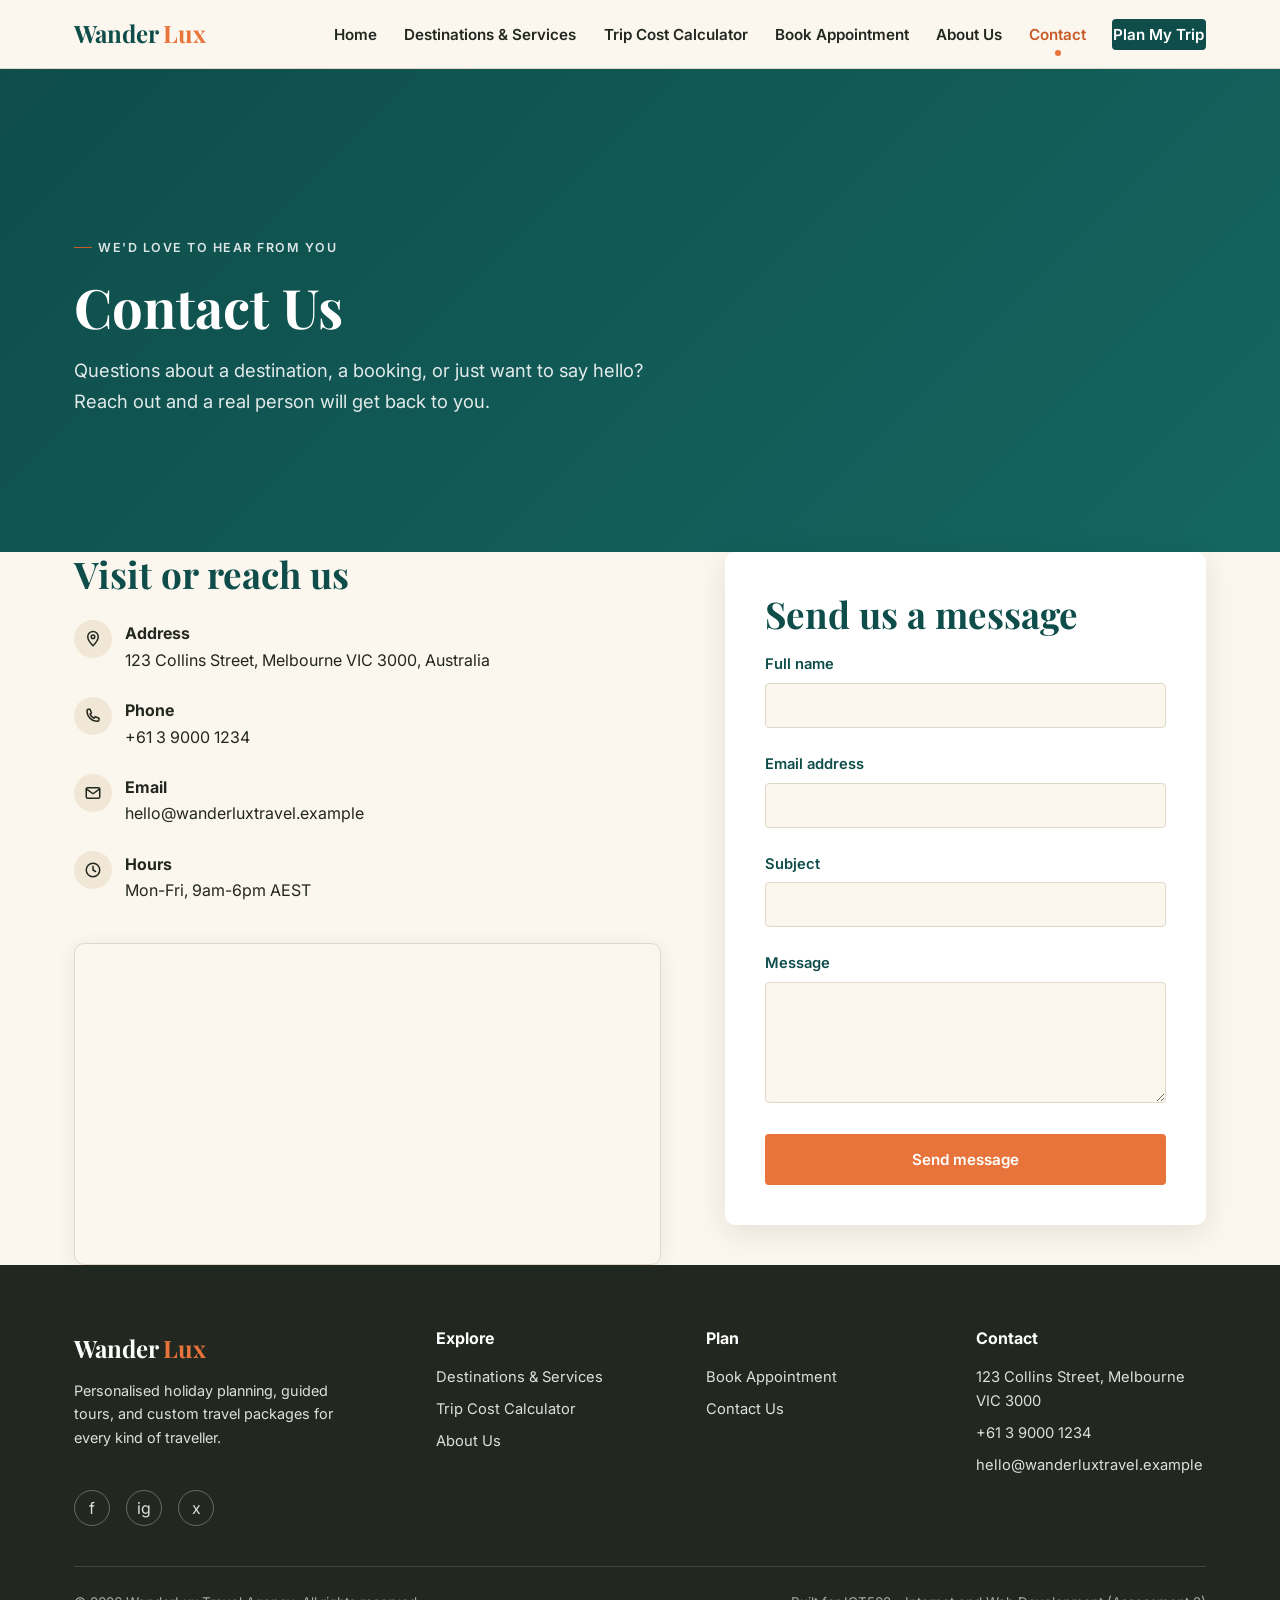
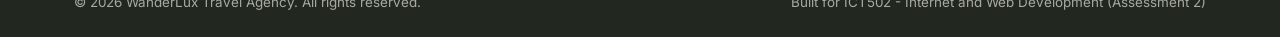
<file: contact.html>
<!DOCTYPE html>
<html lang="en">
<head>
  <meta charset="UTF-8" />
  <meta name="viewport" content="width=device-width, initial-scale=1.0" />
  <title>Contact Us | WanderLux Travel Agency</title>
  <meta name="description" content="Get in touch with WanderLux Travel Agency. Find our address, phone number, email, and send us a message directly through our contact form." />
  <meta name="keywords" content="contact WanderLux, travel agency address, travel agency phone number" />
  <meta name="author" content="WanderLux Travel Agency" />
  <link rel="preconnect" href="https://fonts.googleapis.com">
  <link href="https://fonts.googleapis.com/css2?family=Playfair+Display:wght@600;700&family=Inter:wght@400;500;600;700&display=swap" rel="stylesheet">
  <link rel="stylesheet" href="css/style.css" />
</head>
<body>
  <a href="#main-content" class="skip-link">Skip to main content</a>

  <header class="site-header">
    <div class="nav-wrap">
      <a href="index.html" class="logo">Wander<span>Lux</span></a>
      <button class="nav-toggle" aria-label="Toggle navigation menu" aria-expanded="false" aria-controls="primary-nav">
        <span class="bar"></span><span class="bar"></span><span class="bar"></span>
      </button>
      <ul class="nav-list" id="primary-nav">
        <li><a href="index.html">Home</a></li>
        <li><a href="destinations.html">Destinations &amp; Services</a></li>
        <li><a href="calculator.html">Trip Cost Calculator</a></li>
        <li><a href="appointment.html">Book Appointment</a></li>
        <li><a href="about.html">About Us</a></li>
        <li><a href="contact.html" aria-current="page">Contact</a></li>
        <li><a href="appointment.html" class="nav-cta">Plan My Trip</a></li>
      </ul>
    </div>
  </header>

  <main id="main-content">
    <section class="hero hero-page">
      <div class="container">
        <p class="eyebrow" style="color:rgba(255,255,255,0.85);">We'd Love To Hear From You</p>
        <h1>Contact Us</h1>
        <p class="lead">Questions about a destination, a booking, or just want to say hello? Reach
          out and a real person will get back to you.</p>
      </div>
    </section>

    <section class="container">
      <div class="two-col" style="align-items:flex-start;">

        <div class="reveal">
          <h2 style="margin-bottom:1rem;">Visit or reach us</h2>
          <ul class="contact-info-list">
            <li>
              <span class="ic" aria-hidden="true"><svg width="18" height="18" viewBox="0 0 24 24" fill="none" stroke="currentColor" stroke-width="2"><path d="M12 21s7-7.2 7-12a7 7 0 1 0-14 0c0 4.8 7 12 7 12z"/><circle cx="12" cy="9" r="2.4"/></svg></span>
              <span><strong>Address</strong><br />123 Collins Street, Melbourne VIC 3000, Australia</span>
            </li>
            <li>
              <span class="ic" aria-hidden="true"><svg width="18" height="18" viewBox="0 0 24 24" fill="none" stroke="currentColor" stroke-width="2"><path d="M4 5c0-1 1-2 2-2h2l2 5-2 1.5c1 2.5 3 4.5 5.5 5.5L15 13l5 2v2c0 1-1 2-2 2C10 19 4 13 4 5z" stroke-linejoin="round"/></svg></span>
              <span><strong>Phone</strong><br /><a href="tel:+61390001234">+61 3 9000 1234</a></span>
            </li>
            <li>
              <span class="ic" aria-hidden="true"><svg width="18" height="18" viewBox="0 0 24 24" fill="none" stroke="currentColor" stroke-width="2"><rect x="3" y="5" width="18" height="14" rx="2"/><path d="M3 6.5l9 6.5 9-6.5" stroke-linecap="round" stroke-linejoin="round"/></svg></span>
              <span><strong>Email</strong><br /><a href="mailto:hello@wanderluxtravel.example">hello@wanderluxtravel.example</a></span>
            </li>
            <li>
              <span class="ic" aria-hidden="true"><svg width="18" height="18" viewBox="0 0 24 24" fill="none" stroke="currentColor" stroke-width="2"><circle cx="12" cy="12" r="9"/><path d="M12 7v5l3.5 2" stroke-linecap="round" stroke-linejoin="round"/></svg></span>
              <span><strong>Hours</strong><br />Mon-Fri, 9am-6pm AEST</span>
            </li>
          </ul>

          <div class="map-wrap mt-lg">
            <iframe
              title="Map showing WanderLux Travel Agency office location in Melbourne"
              src="https://www.google.com/maps?q=123+Collins+Street+Melbourne+VIC+3000&output=embed"
              loading="lazy"
              referrerpolicy="no-referrer-when-downgrade">
            </iframe>
          </div>
        </div>

        <div class="form-card reveal reveal-delay-1">
          <h2 style="margin-bottom:1rem;">Send us a message</h2>
          <form id="contact-form" novalidate>

            <div class="field">
              <label for="contact-name">Full name</label>
              <input type="text" id="contact-name" name="name" data-validate="required" data-required-msg="Please enter your name." autocomplete="name" required />
              <p class="error-msg" id="contact-name-error" role="alert"></p>
            </div>

            <div class="field">
              <label for="contact-email">Email address</label>
              <input type="email" id="contact-email" name="email" data-validate="required email" data-required-msg="Please enter your email address." autocomplete="email" required />
              <p class="error-msg" id="contact-email-error" role="alert"></p>
            </div>

            <div class="field">
              <label for="contact-subject">Subject</label>
              <input type="text" id="contact-subject" name="subject" data-validate="required" data-required-msg="Please add a short subject." required />
              <p class="error-msg" id="contact-subject-error" role="alert"></p>
            </div>

            <div class="field">
              <label for="contact-message">Message</label>
              <textarea id="contact-message" name="message" rows="5" data-validate="required minlength" data-minlength="10" data-required-msg="Please enter your message." required></textarea>
              <p class="error-msg" id="contact-message-error" role="alert"></p>
            </div>

            <button type="submit" class="btn btn-primary btn-block">Send message</button>
            <p class="form-status" role="status"></p>
          </form>
        </div>
      </div>
    </section>
  </main>

  <footer class="site-footer">
    <div class="container">
      <div class="footer-grid">
        <div>
          <a href="index.html" class="logo">Wander<span>Lux</span></a>
          <p style="font-size:0.9rem;margin-top:0.6rem;max-width:32ch;">Personalised holiday planning,
            guided tours, and custom travel packages for every kind of traveller.</p>
          <div class="social-row mt-lg">
            <a href="https://facebook.com" aria-label="WanderLux on Facebook" target="_blank" rel="noopener">f</a>
            <a href="https://instagram.com" aria-label="WanderLux on Instagram" target="_blank" rel="noopener">ig</a>
            <a href="https://twitter.com" aria-label="WanderLux on Twitter / X" target="_blank" rel="noopener">x</a>
          </div>
        </div>
        <div>
          <h4>Explore</h4>
          <ul>
            <li><a href="destinations.html">Destinations &amp; Services</a></li>
            <li><a href="calculator.html">Trip Cost Calculator</a></li>
            <li><a href="about.html">About Us</a></li>
          </ul>
        </div>
        <div>
          <h4>Plan</h4>
          <ul>
            <li><a href="appointment.html">Book Appointment</a></li>
            <li><a href="contact.html">Contact Us</a></li>
          </ul>
        </div>
        <div>
          <h4>Contact</h4>
          <ul>
            <li>123 Collins Street, Melbourne VIC 3000</li>
            <li>+61 3 9000 1234</li>
            <li>hello@wanderluxtravel.example</li>
          </ul>
        </div>
      </div>
      <div class="footer-bottom">
        <p>&copy; <span id="year"></span> WanderLux Travel Agency. All rights reserved.</p>
        <p>Built for ICT502 - Internet and Web Development (Assessment 2)</p>
      </div>
    </div>
  </footer>

  <script src="js/main.js"></script>
  <script src="js/forms.js"></script>
</body>
</html>
</file>
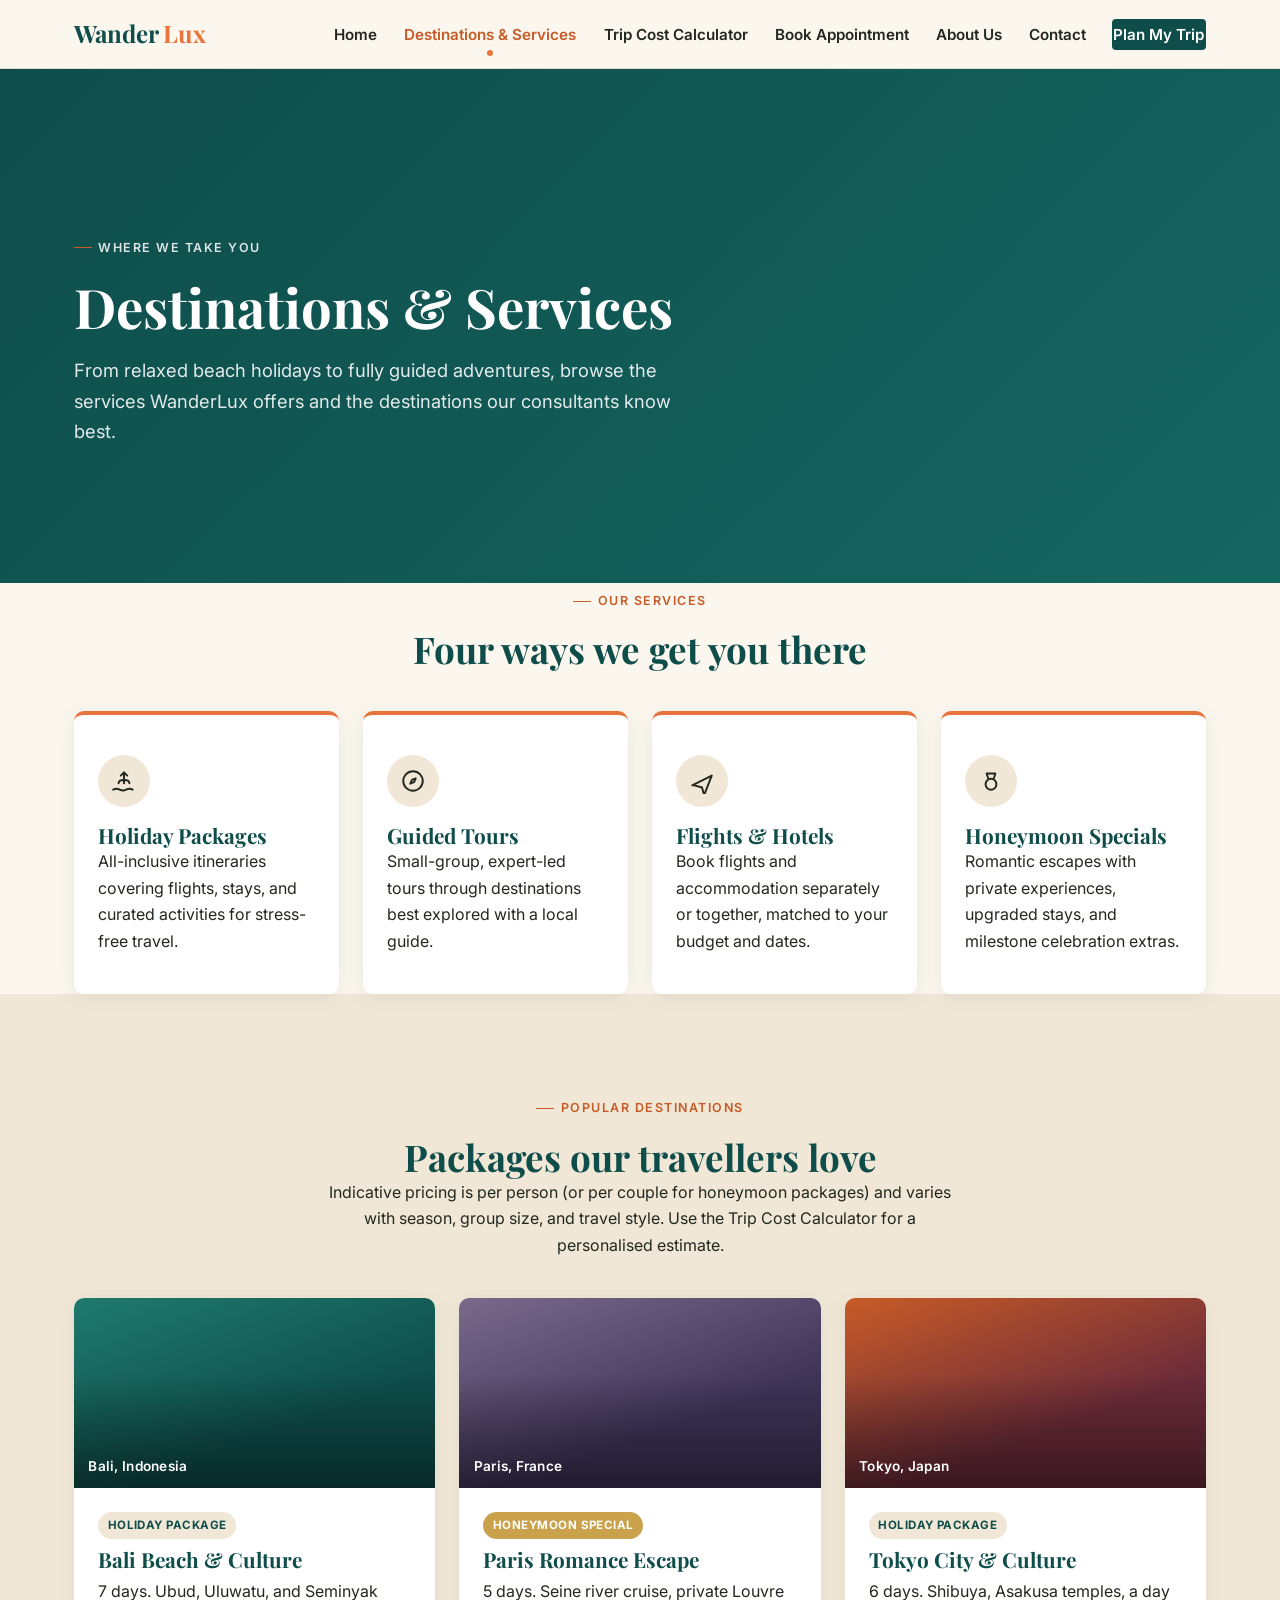
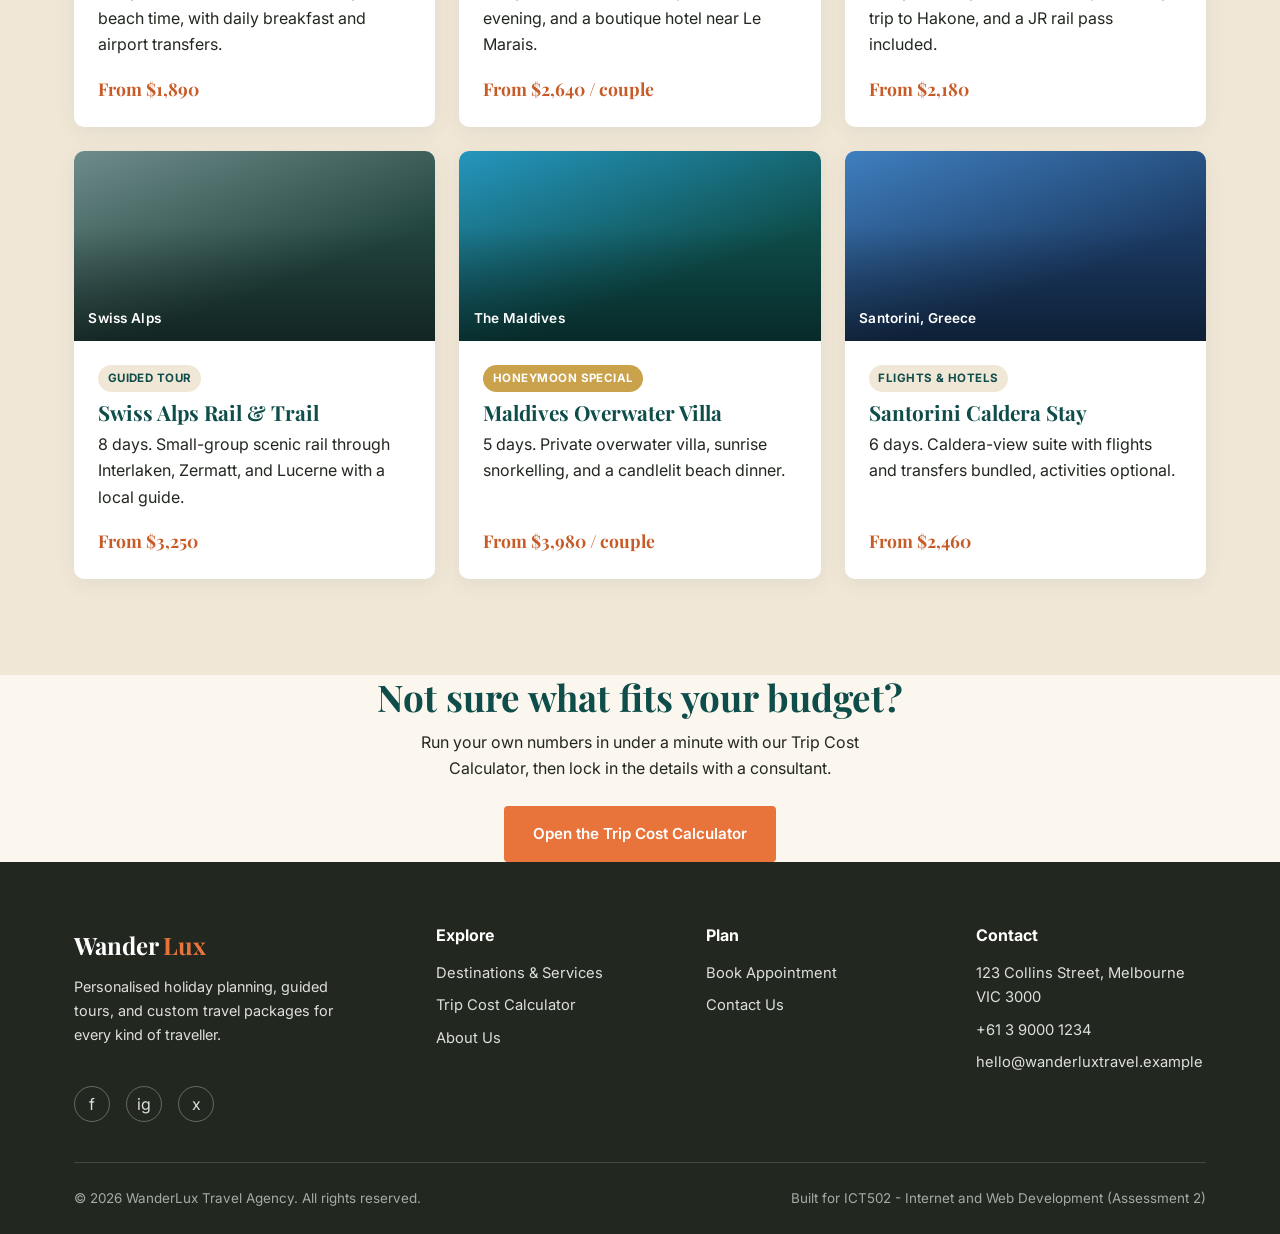
<file: destinations.html>
<!DOCTYPE html>
<html lang="en">
<head>
  <meta charset="UTF-8" />
  <meta name="viewport" content="width=device-width, initial-scale=1.0" />
  <title>Destinations &amp; Services | WanderLux Travel Agency</title>
  <meta name="description" content="Explore WanderLux's holiday packages, guided tours, flights and hotels, and honeymoon specials across our most popular destinations." />
  <meta name="keywords" content="holiday packages, guided tours, flights and hotels, honeymoon specials, travel destinations" />
  <meta name="author" content="WanderLux Travel Agency" />
  <link rel="preconnect" href="https://fonts.googleapis.com">
  <link href="https://fonts.googleapis.com/css2?family=Playfair+Display:wght@600;700&family=Inter:wght@400;500;600;700&display=swap" rel="stylesheet">
  <link rel="stylesheet" href="css/style.css" />
</head>
<body>
  <a href="#main-content" class="skip-link">Skip to main content</a>

  <header class="site-header">
    <div class="nav-wrap">
      <a href="index.html" class="logo">Wander<span>Lux</span></a>
      <button class="nav-toggle" aria-label="Toggle navigation menu" aria-expanded="false" aria-controls="primary-nav">
        <span class="bar"></span><span class="bar"></span><span class="bar"></span>
      </button>
      <ul class="nav-list" id="primary-nav">
        <li><a href="index.html">Home</a></li>
        <li><a href="destinations.html" aria-current="page">Destinations &amp; Services</a></li>
        <li><a href="calculator.html">Trip Cost Calculator</a></li>
        <li><a href="appointment.html">Book Appointment</a></li>
        <li><a href="about.html">About Us</a></li>
        <li><a href="contact.html">Contact</a></li>
        <li><a href="appointment.html" class="nav-cta">Plan My Trip</a></li>
      </ul>
    </div>
  </header>

  <main id="main-content">
    <section class="hero hero-page">
      <div class="container">
        <p class="eyebrow" style="color:rgba(255,255,255,0.85);">Where We Take You</p>
        <h1>Destinations &amp; Services</h1>
        <p class="lead">From relaxed beach holidays to fully guided adventures, browse the services
          WanderLux offers and the destinations our consultants know best.</p>
      </div>
    </section>

    <section class="container">
      <div class="section-head center reveal">
        <p class="eyebrow">Our Services</p>
        <h2>Four ways we get you there</h2>
      </div>
      <div class="grid grid-4">
        <div class="icon-card reveal">
          <div class="icon" aria-hidden="true"><svg width="26" height="26" viewBox="0 0 24 24" fill="none" stroke="currentColor" stroke-width="1.8"><path d="M2 20c2-1 4-1 6 0s4 1 6 0 4-1 6 0" stroke-linecap="round"/><path d="M12 14V4M12 4l3 3M12 4l-3 3" stroke-linecap="round" stroke-linejoin="round"/><path d="M7 14c0-2 2-3 5-3s5 1 5 3" stroke-linecap="round"/></svg></div>
          <h3>Holiday Packages</h3>
          <p>All-inclusive itineraries covering flights, stays, and curated activities for stress-free
            travel.</p>
        </div>
        <div class="icon-card reveal reveal-delay-1">
          <div class="icon" aria-hidden="true"><svg width="26" height="26" viewBox="0 0 24 24" fill="none" stroke="currentColor" stroke-width="1.8"><circle cx="12" cy="12" r="9"/><path d="M14.5 9.5L13 13l-3.5 1.5L11 11l3.5-1.5z" stroke-linejoin="round"/></svg></div>
          <h3>Guided Tours</h3>
          <p>Small-group, expert-led tours through destinations best explored with a local guide.</p>
        </div>
        <div class="icon-card reveal reveal-delay-2">
          <div class="icon" aria-hidden="true"><svg width="26" height="26" viewBox="0 0 24 24" fill="none" stroke="currentColor" stroke-width="1.8"><path d="M3 16l18-9-7 18-2-7-7-2z" stroke-linejoin="round" stroke-linecap="round"/></svg></div>
          <h3>Flights &amp; Hotels</h3>
          <p>Book flights and accommodation separately or together, matched to your budget and dates.</p>
        </div>
        <div class="icon-card reveal reveal-delay-3">
          <div class="icon" aria-hidden="true"><svg width="26" height="26" viewBox="0 0 24 24" fill="none" stroke="currentColor" stroke-width="1.8"><circle cx="12" cy="15" r="5"/><path d="M9.5 10L8 5h8l-1.5 5" stroke-linejoin="round"/></svg></div>
          <h3>Honeymoon Specials</h3>
          <p>Romantic escapes with private experiences, upgraded stays, and milestone celebration extras.</p>
        </div>
      </div>
    </section>

    <section class="bg-alt">
      <div class="container">
        <div class="section-head center reveal">
          <p class="eyebrow">Popular Destinations</p>
          <h2>Packages our travellers love</h2>
          <p>Indicative pricing is per person (or per couple for honeymoon packages) and varies with
            season, group size, and travel style. Use the <a href="calculator.html">Trip Cost
            Calculator</a> for a personalised estimate.</p>
        </div>

        <div class="grid grid-3">
          <article class="card reveal">
            <div class="scenic scenic-bali" style="height:190px;"><span class="scenic-label">Bali, Indonesia</span></div>
            <div class="card-body">
              <span class="badge">Holiday Package</span>
              <h3>Bali Beach &amp; Culture</h3>
              <p>7 days. Ubud, Uluwatu, and Seminyak beach time, with daily breakfast and airport transfers.</p>
              <p class="price-tag">From $1,890</p>
            </div>
          </article>

          <article class="card reveal reveal-delay-1">
            <div class="scenic scenic-paris" style="height:190px;"><span class="scenic-label">Paris, France</span></div>
            <div class="card-body">
              <span class="badge gold">Honeymoon Special</span>
              <h3>Paris Romance Escape</h3>
              <p>5 days. Seine river cruise, private Louvre evening, and a boutique hotel near Le Marais.</p>
              <p class="price-tag">From $2,640 / couple</p>
            </div>
          </article>

          <article class="card reveal reveal-delay-2">
            <div class="scenic scenic-tokyo" style="height:190px;"><span class="scenic-label">Tokyo, Japan</span></div>
            <div class="card-body">
              <span class="badge">Holiday Package</span>
              <h3>Tokyo City &amp; Culture</h3>
              <p>6 days. Shibuya, Asakusa temples, a day trip to Hakone, and a JR rail pass included.</p>
              <p class="price-tag">From $2,180</p>
            </div>
          </article>

          <article class="card reveal">
            <div class="scenic scenic-swiss" style="height:190px;"><span class="scenic-label">Swiss Alps</span></div>
            <div class="card-body">
              <span class="badge">Guided Tour</span>
              <h3>Swiss Alps Rail &amp; Trail</h3>
              <p>8 days. Small-group scenic rail through Interlaken, Zermatt, and Lucerne with a local guide.</p>
              <p class="price-tag">From $3,250</p>
            </div>
          </article>

          <article class="card reveal reveal-delay-1">
            <div class="scenic scenic-maldives" style="height:190px;"><span class="scenic-label">The Maldives</span></div>
            <div class="card-body">
              <span class="badge gold">Honeymoon Special</span>
              <h3>Maldives Overwater Villa</h3>
              <p>5 days. Private overwater villa, sunrise snorkelling, and a candlelit beach dinner.</p>
              <p class="price-tag">From $3,980 / couple</p>
            </div>
          </article>

          <article class="card reveal reveal-delay-2">
            <div class="scenic scenic-santorini" style="height:190px;"><span class="scenic-label">Santorini, Greece</span></div>
            <div class="card-body">
              <span class="badge">Flights &amp; Hotels</span>
              <h3>Santorini Caldera Stay</h3>
              <p>6 days. Caldera-view suite with flights and transfers bundled, activities optional.</p>
              <p class="price-tag">From $2,460</p>
            </div>
          </article>
        </div>
      </div>
    </section>

    <section class="container text-center reveal">
      <h2>Not sure what fits your budget?</h2>
      <p style="max-width:50ch;margin:0.6rem auto var(--space-md);">Run your own numbers in under a
        minute with our Trip Cost Calculator, then lock in the details with a consultant.</p>
      <a href="calculator.html" class="btn btn-primary">Open the Trip Cost Calculator</a>
    </section>
  </main>

  <footer class="site-footer">
    <div class="container">
      <div class="footer-grid">
        <div>
          <a href="index.html" class="logo">Wander<span>Lux</span></a>
          <p style="font-size:0.9rem;margin-top:0.6rem;max-width:32ch;">Personalised holiday planning,
            guided tours, and custom travel packages for every kind of traveller.</p>
          <div class="social-row mt-lg">
            <a href="https://facebook.com" aria-label="WanderLux on Facebook" target="_blank" rel="noopener">f</a>
            <a href="https://instagram.com" aria-label="WanderLux on Instagram" target="_blank" rel="noopener">ig</a>
            <a href="https://twitter.com" aria-label="WanderLux on Twitter / X" target="_blank" rel="noopener">x</a>
          </div>
        </div>
        <div>
          <h4>Explore</h4>
          <ul>
            <li><a href="destinations.html">Destinations &amp; Services</a></li>
            <li><a href="calculator.html">Trip Cost Calculator</a></li>
            <li><a href="about.html">About Us</a></li>
          </ul>
        </div>
        <div>
          <h4>Plan</h4>
          <ul>
            <li><a href="appointment.html">Book Appointment</a></li>
            <li><a href="contact.html">Contact Us</a></li>
          </ul>
        </div>
        <div>
          <h4>Contact</h4>
          <ul>
            <li>123 Collins Street, Melbourne VIC 3000</li>
            <li>+61 3 9000 1234</li>
            <li>hello@wanderluxtravel.example</li>
          </ul>
        </div>
      </div>
      <div class="footer-bottom">
        <p>&copy; <span id="year"></span> WanderLux Travel Agency. All rights reserved.</p>
        <p>Built for ICT502 - Internet and Web Development (Assessment 2)</p>
      </div>
    </div>
  </footer>

  <script src="js/main.js"></script>
</body>
</html>
</file>
<file: css/style.css>
:root {
  --colour-teal-deep:   #0E4D4A;
  --colour-teal-mid:    #156661;
  --colour-terracotta:  #E8743B;
  --colour-terracotta-dark: #C75B27;
  --colour-sand:        #FBF6EE;
  --colour-sand-dark:   #F1E7D6;
  --colour-charcoal:    #22281F;
  --colour-gold:        #C9A24B;
  --colour-white:       #FFFFFF;
  --colour-border:      #E1D9C8;
  --colour-success:     #2E7D4F;
  --colour-error:       #B3261E;

  --font-display: 'Playfair Display', Georgia, serif;
  --font-body: 'Inter', -apple-system, Segoe UI, Roboto, sans-serif;

  --space-xs: 0.5rem;
  --space-sm: 1rem;
  --space-md: 1.5rem;
  --space-lg: 2.5rem;
  --space-xl: 4rem;
  --space-2xl: 6rem;

  --max-width: 1180px;
  --radius-sm: 4px;
  --radius-md: 10px;
  --radius-stamp: 50%;
  --shadow-soft: 0 4px 20px rgba(14, 77, 74, 0.08);
  --shadow-card: 0 8px 30px rgba(34, 40, 31, 0.10);
  --transition: 0.25s ease;
}

* { margin: 0; padding: 0; box-sizing: border-box; }

html { scroll-behavior: smooth; }

@media (prefers-reduced-motion: reduce) {
  html { scroll-behavior: auto; }
  *, *::before, *::after {
    animation-duration: 0.01ms !important;
    animation-iteration-count: 1 !important;
    transition-duration: 0.01ms !important;
    scroll-behavior: auto !important;
  }
}

body {
  font-family: var(--font-body);
  color: var(--colour-charcoal);
  background: var(--colour-sand);
  line-height: 1.65;
  font-size: 16px;
  overflow-x: hidden;
}

img { max-width: 100%; display: block; }

a { color: inherit; text-decoration: none; }

h1, h2, h3, h4 {
  font-family: var(--font-display);
  line-height: 1.2;
  font-weight: 700;
  color: var(--colour-teal-deep);
}

h1 { font-size: clamp(2.1rem, 4.5vw, 3.4rem); }
h2 { font-size: clamp(1.6rem, 3vw, 2.3rem); }
h3 { font-size: 1.3rem; }

p { max-width: 70ch; }

.container {
  max-width: var(--max-width);
  margin: 0 auto;
  padding: 0 var(--space-md);
}

section { padding: var(--space-2xl) 0; }

.eyebrow {
  display: inline-flex;
  align-items: center;
  gap: 0.5em;
  font-size: 0.78rem;
  letter-spacing: 0.12em;
  text-transform: uppercase;
  color: var(--colour-terracotta-dark);
  font-weight: 600;
  margin-bottom: var(--space-sm);
}

.eyebrow::before {
  content: "";
  width: 18px;
  height: 1px;
  background: var(--colour-terracotta-dark);
  display: inline-block;
}

.section-head {
  max-width: 640px;
  margin-bottom: var(--space-lg);
}

.section-head.center { margin-inline: auto; text-align: center; }

.skip-link {
  position: absolute;
  left: -999px;
  top: 0;
  background: var(--colour-terracotta);
  color: var(--colour-white);
  padding: 0.6rem 1rem;
  z-index: 200;
  border-radius: 0 0 var(--radius-sm) 0;
}
.skip-link:focus {
  left: 0;
}

:focus-visible {
  outline: 3px solid var(--colour-terracotta);
  outline-offset: 2px;
}

.btn {
  display: inline-flex;
  align-items: center;
  justify-content: center;
  gap: 0.5em;
  font-family: var(--font-body);
  font-weight: 600;
  font-size: 0.95rem;
  padding: 0.85rem 1.7rem;
  border-radius: var(--radius-sm);
  border: 2px solid transparent;
  cursor: pointer;
  transition: transform var(--transition), box-shadow var(--transition), background var(--transition), color var(--transition);
  white-space: nowrap;
}

.btn-primary {
  background: var(--colour-terracotta);
  color: var(--colour-white);
}
.btn-primary:hover, .btn-primary:focus-visible {
  background: var(--colour-terracotta-dark);
  transform: translateY(-2px);
  box-shadow: var(--shadow-card);
}

.btn-outline {
  background: transparent;
  border-color: var(--colour-white);
  color: var(--colour-white);
}
.btn-outline:hover, .btn-outline:focus-visible {
  background: var(--colour-white);
  color: var(--colour-teal-deep);
}

.btn-secondary {
  background: var(--colour-teal-deep);
  color: var(--colour-white);
}
.btn-secondary:hover, .btn-secondary:focus-visible {
  background: var(--colour-teal-mid);
  transform: translateY(-2px);
}

.btn-block { width: 100%; }

.site-header {
  position: sticky;
  top: 0;
  z-index: 100;
  background: rgba(251, 246, 238, 0.92);
  backdrop-filter: blur(8px);
  border-bottom: 1px solid var(--colour-border);
}

.nav-wrap {
  display: flex;
  align-items: center;
  justify-content: space-between;
  padding: 0.9rem var(--space-md);
  max-width: var(--max-width);
  margin: 0 auto;
}

.logo {
  font-family: var(--font-display);
  font-size: 1.5rem;
  font-weight: 700;
  color: var(--colour-teal-deep);
  display: flex;
  align-items: baseline;
  gap: 0.15em;
}
.logo span { color: var(--colour-terracotta); }

.nav-toggle {
  display: none;
  background: none;
  border: none;
  cursor: pointer;
  padding: 0.4rem;
}
.nav-toggle .bar {
  display: block;
  width: 26px;
  height: 2px;
  background: var(--colour-teal-deep);
  margin: 5px 0;
  transition: var(--transition);
}

.nav-list {
  display: flex;
  align-items: center;
  gap: var(--space-md);
  list-style: none;
}

.nav-list a {
  font-weight: 600;
  font-size: 0.95rem;
  padding: 0.4rem 0.1rem;
  position: relative;
  color: var(--colour-charcoal);
}

.nav-list a::after {
  content: "";
  position: absolute;
  left: 50%;
  bottom: -6px;
  width: 6px;
  height: 6px;
  background: var(--colour-terracotta);
  border-radius: 50%;
  opacity: 0;
  transform: translateX(-50%) scale(0.5);
  transition: var(--transition);
}

.nav-list a:hover::after,
.nav-list a:focus-visible::after,
.nav-list a[aria-current="page"]::after {
  opacity: 1;
  transform: translateX(-50%) scale(1);
}

.nav-list a[aria-current="page"] {
  color: var(--colour-terracotta-dark);
}

.nav-cta {
  background: var(--colour-teal-deep);
  color: var(--colour-white) !important;
  padding: 0.55rem 1.2rem;
  border-radius: var(--radius-sm);
}
.nav-cta::after { display: none; }
.nav-cta:hover { background: var(--colour-teal-mid); }

@media (max-width: 880px) {
  .nav-toggle { display: block; }

  .nav-list {
    position: absolute;
    top: 100%;
    left: 0;
    right: 0;
    flex-direction: column;
    align-items: stretch;
    background: var(--colour-sand);
    border-bottom: 1px solid var(--colour-border);
    max-height: 0;
    overflow: hidden;
    transition: max-height var(--transition);
    gap: 0;
  }

  .nav-list.open { max-height: 420px; }

  .nav-list li { width: 100%; }

  .nav-list a {
    display: block;
    padding: 1rem var(--space-md);
    border-top: 1px solid var(--colour-border);
  }

  .nav-list a::after { display: none; }
  .nav-cta { margin: var(--space-sm) var(--space-md); text-align: center; }
}

.hero {
  position: relative;
  color: var(--colour-white);
  background: linear-gradient(135deg, var(--colour-teal-deep), var(--colour-teal-mid));
  overflow: hidden;
}

.hero .container {
  position: relative;
  z-index: 2;
  padding-top: var(--space-2xl);
  padding-bottom: var(--space-2xl);
}

.hero h1 { color: var(--colour-white); }
.hero p.lead {
  font-size: 1.15rem;
  max-width: 50ch;
  color: rgba(255,255,255,0.88);
  margin-top: var(--space-sm);
}

.hero-actions {
  display: flex;
  gap: var(--space-sm);
  margin-top: var(--space-lg);
  flex-wrap: wrap;
}

.hero-page {
  padding: var(--space-xl) 0 var(--space-lg);
}

.hero-page h1 { color: var(--colour-white); margin-bottom: 0.4rem; }

.banner {
  position: relative;
  min-height: 480px;
  display: flex;
  align-items: stretch;
  color: var(--colour-white);
  overflow: hidden;
}

.banner-slide,
.banner-slide.scenic {
  position: absolute !important;
  inset: 0;
  opacity: 0;
  transition: opacity 1s ease;
  display: flex;
  align-items: center;
  background-size: cover;
  background-position: center;
}

.banner-slide::before {
  content: "";
  position: absolute;
  inset: 0;
  background: linear-gradient(120deg, rgba(14,77,74,0.88) 10%, rgba(14,77,74,0.35) 60%, rgba(14,77,74,0.15));
}

.banner-slide.active { opacity: 1; z-index: 1; }

.banner-content {
  position: relative;
  z-index: 2;
  padding: 0 var(--space-md);
  max-width: var(--max-width);
  margin: 0 auto;
  width: 100%;
}

.banner-content .tag {
  display: inline-block;
  background: var(--colour-terracotta);
  padding: 0.3rem 0.9rem;
  border-radius: var(--radius-sm);
  font-size: 0.8rem;
  font-weight: 700;
  letter-spacing: 0.05em;
  text-transform: uppercase;
  margin-bottom: var(--space-sm);
}

.banner-content h2 {
  color: var(--colour-white);
  font-size: clamp(2rem, 5vw, 3.2rem);
  max-width: 14ch;
}

.banner-content p {
  color: rgba(255,255,255,0.9);
  font-size: 1.05rem;
  margin: 0.6rem 0 var(--space-md);
}

.banner-dots {
  position: absolute;
  bottom: var(--space-md);
  left: 50%;
  transform: translateX(-50%);
  display: flex;
  gap: 0.6rem;
  z-index: 3;
}

.banner-dots button {
  width: 10px;
  height: 10px;
  border-radius: 50%;
  border: 1.5px solid var(--colour-white);
  background: transparent;
  cursor: pointer;
  padding: 0;
}
.banner-dots button[aria-current="true"] {
  background: var(--colour-white);
}

.banner-arrow {
  position: absolute;
  top: 50%;
  transform: translateY(-50%);
  z-index: 3;
  background: rgba(255,255,255,0.15);
  border: 1px solid rgba(255,255,255,0.5);
  color: var(--colour-white);
  width: 44px;
  height: 44px;
  border-radius: 50%;
  cursor: pointer;
  font-size: 1.1rem;
  display: flex;
  align-items: center;
  justify-content: center;
  transition: var(--transition);
}
.banner-arrow:hover { background: rgba(255,255,255,0.3); }
.banner-arrow.prev { left: var(--space-md); }
.banner-arrow.next { right: var(--space-md); }

@media (max-width: 600px) {
  .banner { min-height: 420px; }
  .banner-arrow { width: 36px; height: 36px; }
}

.grid {
  display: grid;
  gap: var(--space-md);
}
.grid-3 { grid-template-columns: repeat(3, 1fr); }
.grid-2 { grid-template-columns: repeat(2, 1fr); }
.grid-4 { grid-template-columns: repeat(4, 1fr); }

@media (max-width: 980px) {
  .grid-3, .grid-4 { grid-template-columns: repeat(2, 1fr); }
}
@media (max-width: 620px) {
  .grid-2, .grid-3, .grid-4 { grid-template-columns: 1fr; }
}

.card {
  background: var(--colour-white);
  border-radius: var(--radius-md);
  overflow: hidden;
  box-shadow: var(--shadow-soft);
  transition: transform var(--transition), box-shadow var(--transition);
  display: flex;
  flex-direction: column;
}
.card:hover { transform: translateY(-6px); box-shadow: var(--shadow-card); }

.card img { height: 190px; object-fit: cover; width: 100%; }

.card-body { padding: var(--space-md); flex: 1; display: flex; flex-direction: column; }

.card-body h3 { margin-bottom: 0.4rem; }

.card-body .price-tag {
  margin-top: auto;
  padding-top: var(--space-sm);
  font-weight: 700;
  color: var(--colour-terracotta-dark);
  font-family: var(--font-display);
  font-size: 1.1rem;
}

.badge {
  display: inline-block;
  font-size: 0.72rem;
  font-weight: 700;
  letter-spacing: 0.04em;
  text-transform: uppercase;
  padding: 0.25rem 0.6rem;
  border-radius: 999px;
  background: var(--colour-sand-dark);
  color: var(--colour-teal-deep);
  margin-bottom: 0.5rem;
  align-self: flex-start;
}
.badge.gold { background: var(--colour-gold); color: var(--colour-white); }

.icon-card {
  background: var(--colour-white);
  border-radius: var(--radius-md);
  padding: var(--space-lg) var(--space-md);
  box-shadow: var(--shadow-soft);
  text-align: left;
  border-top: 4px solid var(--colour-terracotta);
  transition: transform var(--transition);
}
.icon-card:hover { transform: translateY(-4px); }

.icon-card .icon {
  width: 52px;
  height: 52px;
  border-radius: 50%;
  background: var(--colour-sand-dark);
  display: flex;
  align-items: center;
  justify-content: center;
  margin-bottom: var(--space-sm);
  font-size: 1.5rem;
}

.stats {
  background: var(--colour-teal-deep);
  color: var(--colour-white);
}
.stats .grid-4 { text-align: center; }
.stats .stat-num {
  font-family: var(--font-display);
  font-size: 2.4rem;
  color: var(--colour-gold);
}
.stats .stat-label {
  font-size: 0.85rem;
  letter-spacing: 0.04em;
  text-transform: uppercase;
  color: rgba(255,255,255,0.8);
}

.testimonial {
  background: var(--colour-white);
  border-radius: var(--radius-md);
  padding: var(--space-md);
  box-shadow: var(--shadow-soft);
  position: relative;
}
.testimonial p { font-style: italic; color: var(--colour-charcoal); }
.testimonial .who {
  margin-top: var(--space-sm);
  font-weight: 700;
  font-style: normal;
  color: var(--colour-teal-deep);
  font-size: 0.9rem;
}

.form-card {
  background: var(--colour-white);
  border-radius: var(--radius-md);
  box-shadow: var(--shadow-card);
  padding: var(--space-lg);
}

.field {
  margin-bottom: var(--space-md);
}

.field label {
  display: block;
  font-weight: 600;
  font-size: 0.92rem;
  margin-bottom: 0.4rem;
  color: var(--colour-teal-deep);
}

.field .hint {
  font-size: 0.8rem;
  color: #6b6358;
  margin-top: 0.3rem;
  display: block;
}

.field input,
.field select,
.field textarea {
  width: 100%;
  padding: 0.75rem 0.9rem;
  font-family: var(--font-body);
  font-size: 0.97rem;
  border: 1.5px solid var(--colour-border);
  border-radius: var(--radius-sm);
  background: var(--colour-sand);
  color: var(--colour-charcoal);
  transition: border-color var(--transition), background var(--transition);
}

.field input:focus,
.field select:focus,
.field textarea:focus {
  border-color: var(--colour-terracotta);
  background: var(--colour-white);
  outline: none;
}

.field input[aria-invalid="true"],
.field select[aria-invalid="true"],
.field textarea[aria-invalid="true"] {
  border-color: var(--colour-error);
}

.field .error-msg {
  color: var(--colour-error);
  font-size: 0.82rem;
  margin-top: 0.35rem;
  display: none;
}
.field .error-msg.show { display: block; }

.field-row {
  display: grid;
  grid-template-columns: 1fr 1fr;
  gap: var(--space-md);
}
@media (max-width: 600px) {
  .field-row { grid-template-columns: 1fr; }
}

fieldset {
  border: 1.5px solid var(--colour-border);
  border-radius: var(--radius-sm);
  padding: var(--space-sm) var(--space-md);
  margin-bottom: var(--space-md);
}
fieldset legend {
  font-weight: 600;
  color: var(--colour-teal-deep);
  padding: 0 0.4rem;
}
.radio-group { display: flex; gap: var(--space-md); flex-wrap: wrap; margin-top: 0.4rem; }
.radio-option { display: flex; align-items: center; gap: 0.4rem; font-size: 0.95rem; }
.radio-option input { width: auto; }

.form-status {
  padding: 0.9rem 1rem;
  border-radius: var(--radius-sm);
  margin-top: var(--space-md);
  font-weight: 600;
  display: none;
}
.form-status.show { display: block; }
.form-status.success {
  background: rgba(46,125,79,0.12);
  color: var(--colour-success);
  border: 1px solid var(--colour-success);
}
.form-status.error {
  background: rgba(179,38,30,0.1);
  color: var(--colour-error);
  border: 1px solid var(--colour-error);
}

.stamp-result {
  border: 3px solid var(--colour-terracotta);
  border-radius: var(--radius-md);
  padding: var(--space-lg);
  text-align: center;
  position: relative;
  background: var(--colour-sand-dark);
  transform: rotate(-1deg);
}

.stamp-result::before {
  content: "ESTIMATE";
  position: absolute;
  top: -14px;
  left: 50%;
  transform: translateX(-50%);
  background: var(--colour-terracotta);
  color: var(--colour-white);
  font-size: 0.72rem;
  font-weight: 700;
  letter-spacing: 0.12em;
  padding: 0.25rem 0.9rem;
  border-radius: 999px;
}

.stamp-result .amount {
  font-family: var(--font-display);
  font-size: clamp(2.2rem, 6vw, 3.2rem);
  color: var(--colour-teal-deep);
  margin: 0.4rem 0;
}

.stamp-result .breakdown {
  text-align: left;
  max-width: 420px;
  margin: var(--space-md) auto 0;
  font-size: 0.92rem;
  border-top: 1px dashed var(--colour-border);
  padding-top: var(--space-sm);
}
.stamp-result .breakdown div {
  display: flex;
  justify-content: space-between;
  padding: 0.25rem 0;
}
.stamp-result .breakdown div.total {
  font-weight: 700;
  border-top: 1px solid var(--colour-border);
  margin-top: 0.4rem;
  padding-top: 0.5rem;
  color: var(--colour-teal-deep);
}

.reveal {
  opacity: 0;
  transform: translateY(28px);
  transition: opacity 0.7s ease, transform 0.7s ease;
}
.reveal.in-view {
  opacity: 1;
  transform: translateY(0);
}
.reveal-delay-1 { transition-delay: 0.1s; }
.reveal-delay-2 { transition-delay: 0.2s; }
.reveal-delay-3 { transition-delay: 0.3s; }

@media (prefers-reduced-motion: reduce) {
  .reveal { opacity: 1; transform: none; }
}

.two-col {
  display: grid;
  grid-template-columns: 1.1fr 0.9fr;
  gap: var(--space-xl);
  align-items: center;
}
@media (max-width: 880px) {
  .two-col { grid-template-columns: 1fr; }
}

.bg-alt { background: var(--colour-sand-dark); }
.bg-deep { background: var(--colour-teal-deep); color: var(--colour-white); }
.bg-deep h2 { color: var(--colour-white); }
.bg-deep p { color: rgba(255,255,255,0.85); }

.site-footer {
  background: var(--colour-charcoal);
  color: rgba(255,255,255,0.85);
  padding: var(--space-xl) 0 var(--space-md);
}

.footer-grid {
  display: grid;
  grid-template-columns: 1.4fr 1fr 1fr 1fr;
  gap: var(--space-lg);
  padding-bottom: var(--space-lg);
  border-bottom: 1px solid rgba(255,255,255,0.15);
}

@media (max-width: 880px) {
  .footer-grid { grid-template-columns: 1fr 1fr; }
}
@media (max-width: 560px) {
  .footer-grid { grid-template-columns: 1fr; }
}

.footer-grid h4 {
  color: var(--colour-white);
  font-size: 1rem;
  margin-bottom: var(--space-sm);
  font-family: var(--font-body);
  font-weight: 700;
}

.footer-grid .logo { color: var(--colour-white); margin-bottom: 0.6rem; }
.footer-grid .logo span { color: var(--colour-terracotta); }

.footer-grid ul { list-style: none; }
.footer-grid li { margin-bottom: 0.5rem; font-size: 0.92rem; }
.footer-grid a:hover { color: var(--colour-gold); }

.footer-bottom {
  display: flex;
  justify-content: space-between;
  flex-wrap: wrap;
  gap: var(--space-sm);
  padding-top: var(--space-md);
  font-size: 0.84rem;
  color: rgba(255,255,255,0.6);
}

.social-row { display: flex; gap: var(--space-sm); }
.social-row a {
  width: 36px;
  height: 36px;
  border-radius: 50%;
  border: 1px solid rgba(255,255,255,0.3);
  display: flex;
  align-items: center;
  justify-content: center;
  transition: var(--transition);
}
.social-row a:hover { background: var(--colour-terracotta); border-color: var(--colour-terracotta); }

.map-wrap {
  border-radius: var(--radius-md);
  overflow: hidden;
  box-shadow: var(--shadow-soft);
  border: 1px solid var(--colour-border);
}
.map-wrap iframe { width: 100%; height: 320px; border: 0; display: block; }

.text-center { text-align: center; }
.mt-lg { margin-top: var(--space-lg); }
.visually-hidden {
  position: absolute;
  width: 1px; height: 1px;
  overflow: hidden;
  clip: rect(0 0 0 0);
  white-space: nowrap;
}

.contact-info-list { list-style: none; margin-top: var(--space-md); }
.contact-info-list li {
  display: flex;
  gap: 0.8rem;
  margin-bottom: var(--space-md);
  align-items: flex-start;
}
.contact-info-list .ic {
  width: 38px; height: 38px;
  border-radius: 50%;
  background: var(--colour-sand-dark);
  display: flex; align-items: center; justify-content: center;
  flex-shrink: 0;
  font-size: 1.1rem;
}

.team-card { text-align: center; }
.team-card img {
  width: 120px; height: 120px;
  border-radius: 50%;
  object-fit: cover;
  margin: 0 auto var(--space-sm);
  border: 4px solid var(--colour-sand-dark);
}
.team-card .role {
  color: var(--colour-terracotta-dark);
  font-size: 0.85rem;
  font-weight: 600;
  margin-bottom: 0.5rem;
}

.values-list { list-style: none; margin-top: var(--space-sm); }
.values-list li {
  padding-left: 1.6rem;
  position: relative;
  margin-bottom: 0.7rem;
}
.values-list li::before {
  content: "✓";
  position: absolute;
  left: 0;
  color: var(--colour-terracotta);
  font-weight: 700;
}

.timeline { border-left: 2px solid var(--colour-border); padding-left: var(--space-md); }
.timeline .step { margin-bottom: var(--space-md); position: relative; }
.timeline .step::before {
  content: "";
  position: absolute;
  left: -1.42rem;
  top: 0.3rem;
  width: 10px; height: 10px;
  border-radius: 50%;
  background: var(--colour-terracotta);
}

.scenic {
  position: relative;
  overflow: hidden;
  display: flex;
  align-items: flex-end;
  color: var(--colour-white);
}
.scenic::after {
  content: "";
  position: absolute;
  inset: 0;
  background: linear-gradient(180deg, rgba(0,0,0,0) 40%, rgba(0,0,0,0.45) 100%);
}
.scenic .scenic-label {
  position: relative;
  z-index: 2;
  padding: 0.7rem 0.9rem;
  font-weight: 600;
  font-size: 0.85rem;
  letter-spacing: 0.02em;
}
.scenic svg { position: absolute; opacity: 0.5; }

.scenic-bali     { background: linear-gradient(160deg, #1F7A6C, #0E4D4A 65%); }
.scenic-paris    { background: linear-gradient(160deg, #7A6A8C, #3E3458 65%); }
.scenic-maldives { background: linear-gradient(160deg, #2596BE, #0E4D4A 65%); }
.scenic-tokyo    { background: linear-gradient(160deg, #C75B27, #6B2B3A 65%); }
.scenic-santorini{ background: linear-gradient(160deg, #3F7FBF, #1B3A63 65%); }
.scenic-swiss    { background: linear-gradient(160deg, #6E8C8A, #22443F 65%); }
.scenic-honeymoon{ background: linear-gradient(160deg, #C9A24B, #8C5A2E 65%); }
.scenic-tour     { background: linear-gradient(160deg, #2E7D4F, #14392A 65%); }
.scenic-flights  { background: linear-gradient(160deg, #156661, #0E4D4A 65%); }
.scenic-packages { background: linear-gradient(160deg, #E8743B, #9C3F1F 65%); }
.scenic-team     {
  background: linear-gradient(160deg, var(--colour-sand-dark), var(--colour-border));
  border-radius: 50%;
  width: 120px; height: 120px;
  margin: 0 auto var(--space-sm);
  display: flex; align-items: center; justify-content: center;
  color: var(--colour-teal-deep);
  font-family: var(--font-display);
  font-size: 1.8rem;
  font-weight: 700;
  border: 4px solid var(--colour-white);
  box-shadow: var(--shadow-soft);
}

.banner-slide.scenic-bali,
.banner-slide.scenic-paris,
.banner-slide.scenic-maldives,
.banner-slide.scenic-swiss {
  align-items: center;
}
</file>
